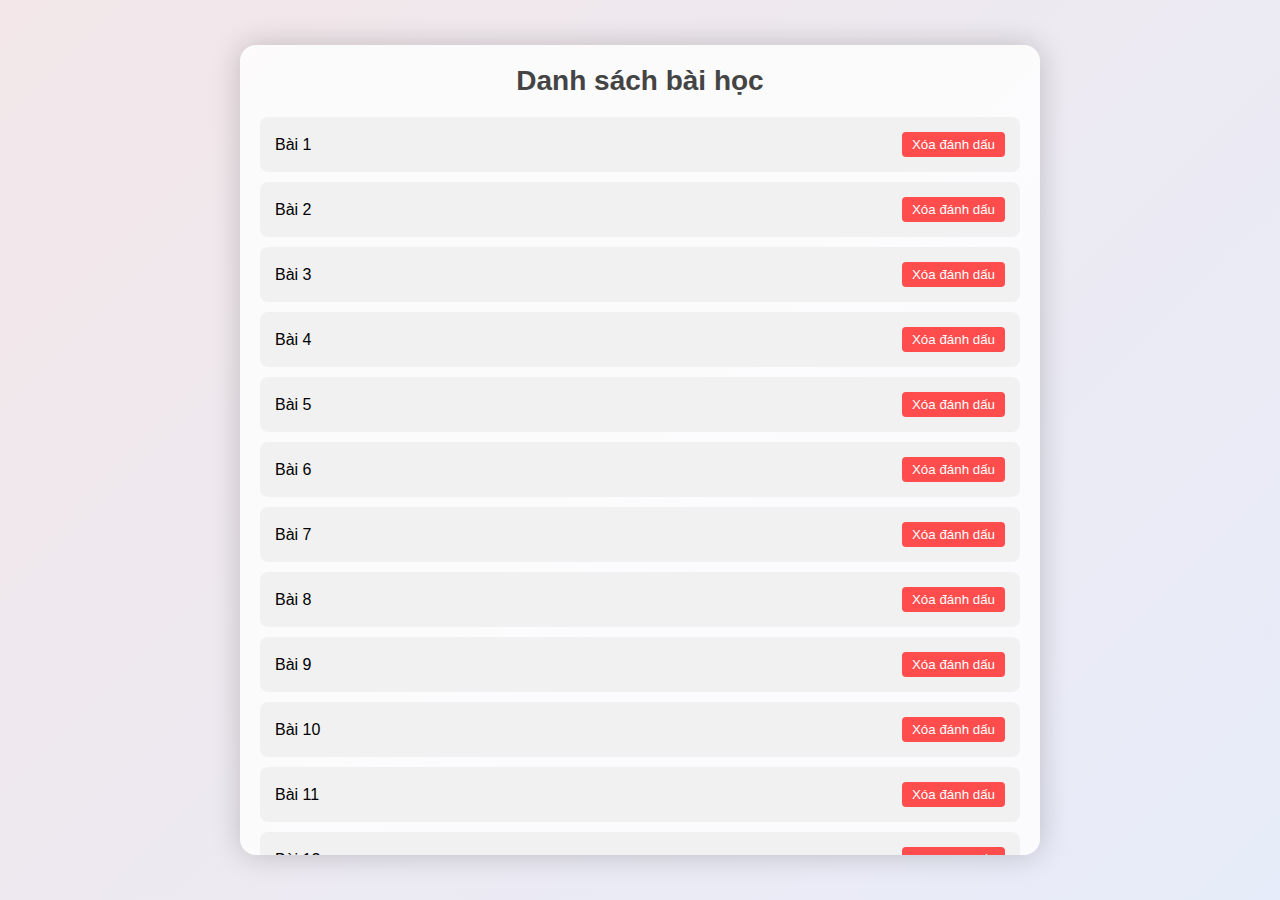
<file: index.html>
<!DOCTYPE html>
<html lang="en">
<head>
    <meta charset="UTF-8">
    <meta name="viewport" content="width=device-width, initial-scale=1.0">
    <title>Đánh dấu số bài đã học</title>
    <style>
        * {
            box-sizing: border-box;
            margin: 0;
            padding: 0;
        }

        body {
            font-family: 'Segoe UI', Tahoma, Geneva, Verdana, sans-serif;
            display: flex;
            justify-content: center;
            align-items: center;
            height: 100vh;
            margin: 0;
            background: linear-gradient(135deg, #f3e7e9, #e3eeff, #e2f4ff, #eaf6ff);
            background-size: 400% 400%;
            animation: gradient 15s ease infinite;
        }

        @keyframes gradient {
            0% { background-position: 0% 50%; }
            50% { background-position: 100% 50%; }
            100% { background-position: 0% 50%; }
        }

        .container {
            background-color: rgba(255, 255, 255, 0.8);
            padding: 20px;
            border-radius: 16px;
            box-shadow: 0 0 30px rgba(0, 0, 0, 0.2);
            width: 90%;
            max-width: 800px;
            height: 90vh;
            overflow-y: auto;
        }

        h1 {
            text-align: center;
            color: #444;
            margin-bottom: 20px;
            font-size: 28px;
        }

        #lesson-list {
            list-style-type: none;
            padding: 0;
            margin: 0;
        }

        .lesson {
            padding: 15px;
            margin: 10px 0;
            background-color: #f1f1f1;
            border-radius: 8px;
            cursor: pointer;
            transition: background-color 0.3s, transform 0.2s, box-shadow 0.3s, margin-top 0.3s;
            display: flex;
            justify-content: space-between;
            align-items: center;
        }

        .lesson:hover {
            background-color: #e0e0e0;
            transform: scale(1.02);
            box-shadow: 0 0 10px rgba(0, 0, 0, 0.1);
        }

        .lesson.completed {
            background-color: #4caf50;
            text-decoration: line-through;
            color: white;
            margin-top: 10px;
        }

        .delete-btn {
            background-color: #ff4d4d;
            border: none;
            color: white;
            padding: 5px 10px;
            border-radius: 4px;
            cursor: pointer;
            transition: background-color 0.3s;
        }

        .delete-btn:hover {
            background-color: #ff3333;
        }

        .timestamp {
            font-size: 14px;
            color: #666;
            margin-top: 10px;
            text-align: center;
        }

        @media (max-width: 600px) {
            .lesson {
                padding: 10px;
                font-size: 14px;
            }

            h1 {
                font-size: 24px;
            }
        }
    </style>
</head>
<body>
    <div class="container">
        <h1>Danh sách bài học</h1>
        <ul id="lesson-list">
            <!-- Sử dụng JavaScript để tạo 119 bài học -->
        </ul>
        <div id="timestamp" class="timestamp"></div>
    </div>
    <script>
        document.addEventListener("DOMContentLoaded", function () {
            const lessonList = document.getElementById("lesson-list");

            // Tạo 119 bài học
            for (let i = 1; i <= 119; i++) {
                const lesson = document.createElement("li");
                lesson.className = "lesson";
                lesson.textContent = "Bài " + i;

                // Tạo nút xóa đánh dấu
                const deleteBtn = document.createElement("button");
                deleteBtn.className = "delete-btn";
                deleteBtn.textContent = "Xóa đánh dấu";
                deleteBtn.addEventListener("click", (e) => {
                    e.stopPropagation();
                    lesson.classList.remove("completed");
                    saveProgress();
                });

                lesson.appendChild(deleteBtn);
                lessonList.appendChild(lesson);
            }

            const lessons = document.querySelectorAll(".lesson");

            lessons.forEach((lesson) => {
                lesson.addEventListener("click", () => {
                    lesson.classList.toggle("completed");
                    saveProgress();
                    showTimestamp();
                });
            });

            loadProgress();
            scrollToCompletedLesson();
        });

        function saveProgress() {
            const lessons = document.querySelectorAll(".lesson");
            const progress = [];

            lessons.forEach((lesson) => {
                progress.push({
                    completed: lesson.classList.contains("completed"),
                    text: lesson.textContent.replace("Xóa đánh dấu", "").trim(),
                });
            });

            localStorage.setItem(
                "lessonProgress",
                JSON.stringify(progress)
            );
        }

        function loadProgress() {
            const progress = JSON.parse(
                localStorage.getItem("lessonProgress")
            );

            if (progress) {
                const lessonList = document.getElementById("lesson-list");
                lessonList.innerHTML = "";

                progress.forEach((item) => {
                    const lesson = document.createElement("li");
                    lesson.className = "lesson";
                    if (item.completed) {
                        lesson.classList.add("completed");
                    }
                    lesson.textContent = item.text;

                    const deleteBtn = document.createElement("button");
                    deleteBtn.className = "delete-btn";
                    deleteBtn.textContent = "Xóa đánh dấu";
                    deleteBtn.addEventListener("click", (e) => {
                        e.stopPropagation();
                        lesson.classList.remove("completed");
                        saveProgress();
                    });

                    lesson.appendChild(deleteBtn);
                    lesson.addEventListener("click", () => {
                        lesson.classList.toggle("completed");
                        saveProgress();
                        showTimestamp();
                    });

                    lessonList.appendChild(lesson);
                });
            }
        }

        function showTimestamp() {
            const timestampDiv = document.getElementById("timestamp");
            const now = new Date();
            const options = { timeZone: "Asia/Ho_Chi_Minh", hour12: false };
            const timeString = now.toLocaleString("vi-VN", options);
            timestampDiv.textContent = `Thời gian hiện tại: ${timeString}`;
        }

        function scrollToCompletedLesson() {
            const completedLesson = document.querySelector('.lesson.completed');
            if (completedLesson) {
                completedLesson.scrollIntoView({ behavior: 'smooth' });
            }
        }
    </script>
</body>
</html>
</file>
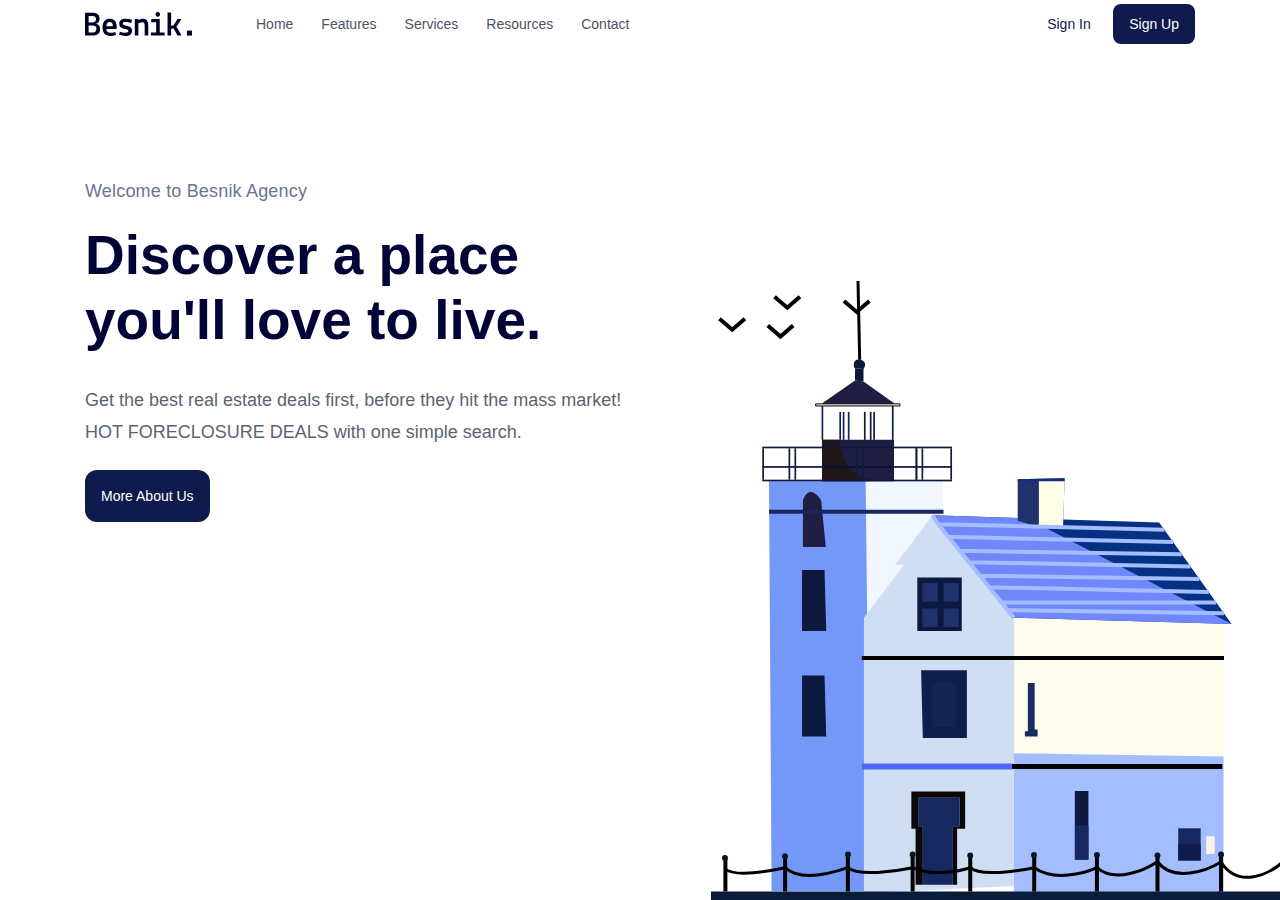
<file: Duan-1/index.html>
<!DOCTYPE html>
<html lang="en">
    <head>
        <meta charset="UTF-8" />
        <meta name="viewport" content="width=device-width, initial-scale=1.0" />
        <title>Mtuong</title>
        <link rel="stylesheet" href="./assets/css/reset.css" />
        <link rel="preconnect" href="https://fonts.googleapis.com" />
        <link rel="preconnect" href="https://fonts.gstatic.com" crossorigin />
        <link
            href="https://fonts.googleapis.com/css2?family=Poppins:ital,wght@0,100;0,200;0,300;0,400;0,500;0,600;0,700;0,800;0,900;1,100;1,200;1,300;1,400;1,500;1,600;1,700;1,800;1,900&display=swap"
            rel="stylesheet"
        />
        <link rel="stylesheet" href="./assets/fonts/stylesheet.css" />
        <link rel="stylesheet" href="./assets/css/styles.css" />
    </head>
    <body>
        <main>
            <header class="header">
                <div class="content">
                    <nav class="navbar">
                        <!-- logo -->
                        <img src="./assets/img/Logo.svg" alt="Logo" />
                        <!-- nav -->
                        <ul>
                            <li><a href="">Home</a></li>
                            <li><a href="">Features</a></li>
                            <li><a href="">Services</a></li>
                            <li><a href="">Resources</a></li>
                            <li><a href="">Contact</a></li>
                        </ul>
                        <!-- acctions -->
                        <div class="acctions">
                            <a href="" class="acctions-link">Sign In</a>
                            <a href="" class="btn btn-acctions">Sign Up</a>
                        </div>
                    </nav>
                    <div class="hero">
                        <div class="info">
                            <p class="subtitle">Welcome to Besnik Agency</p>
                            <h1 class="title">
                                Discover a place you'll love to live.
                            </h1>
                            <p class="desc">
                                Get the best real estate deals first, before
                                they hit the mass market! HOT FORECLOSURE DEALS
                                with one simple search.
                            </p>
                            <a href="" class="btn hero-cta">More About Us</a>
                        </div>
                        <img src="./assets/img/hero-img.svg" alt="Discover a place you'll love to live." class="hero-img" >
                    </div>
                </div>
            </header>
        </main>
    </body>
</html>
</file>
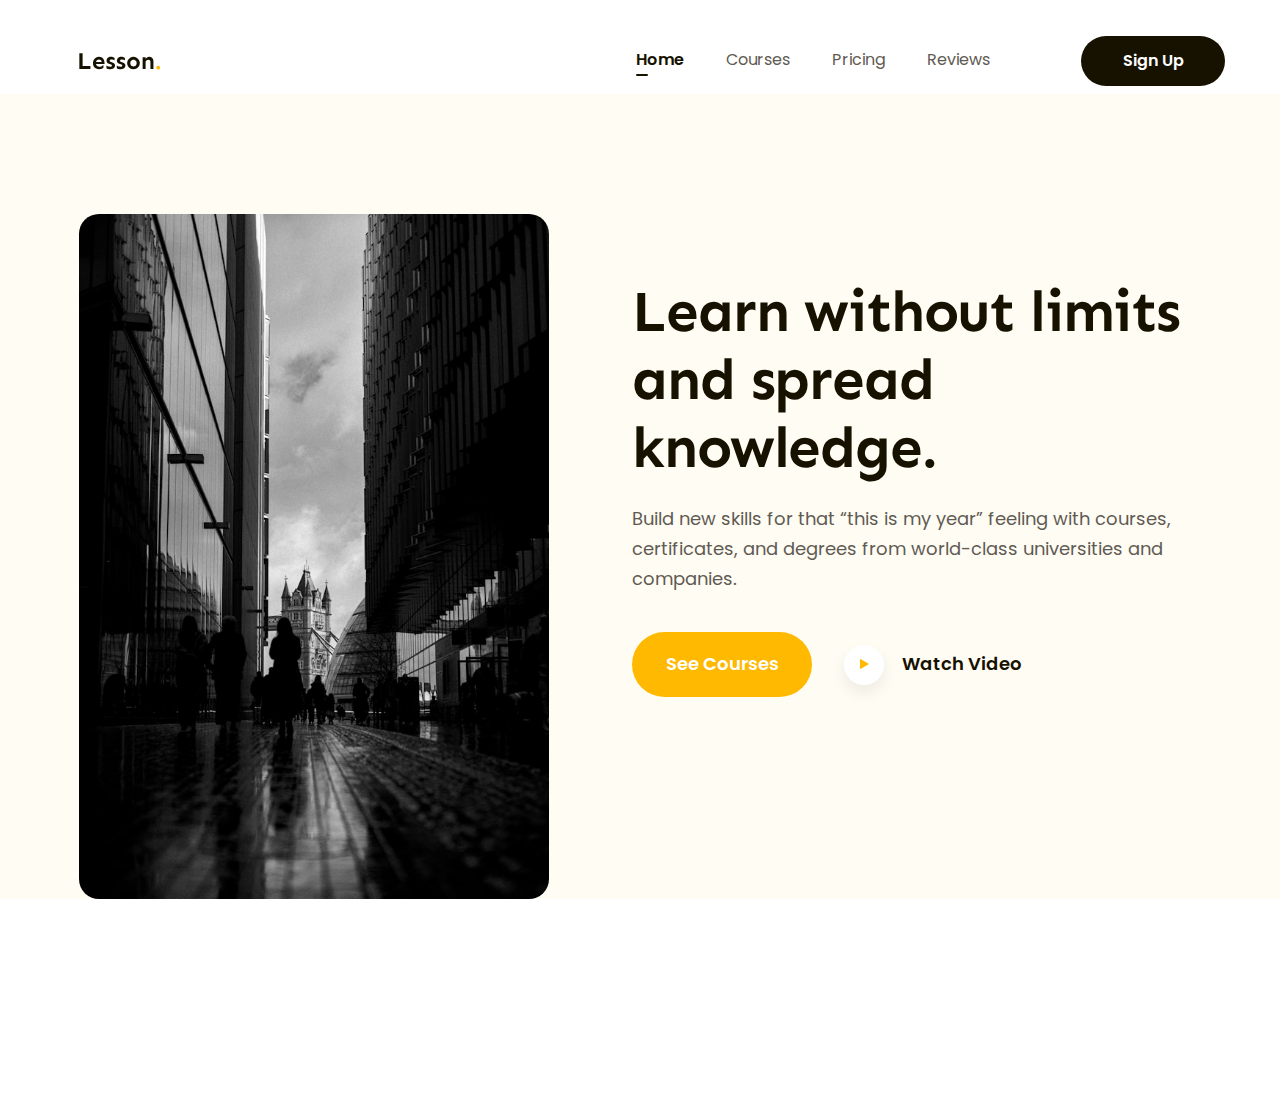
<file: Duan-2/index.html>
<!DOCTYPE html>
<html lang="en">
    <head>
        <meta charset="UTF-8" />
        <meta name="viewport" content="width=device-width, initial-scale=1.0" />
        <title>Du An 2 By Mtuong</title>
        <link rel="stylesheet" href="./assets/css/reset.css" />
        <link rel="preconnect" href="https://fonts.googleapis.com" />
        <link rel="preconnect" href="https://fonts.gstatic.com" crossorigin />
        <link
            href="https://fonts.googleapis.com/css2?family=Poppins:ital,wght@0,100;0,200;0,300;0,400;0,500;0,600;0,700;0,800;0,900;1,100;1,200;1,300;1,400;1,500;1,600;1,700;1,800;1,900&display=swap"
            rel="stylesheet"
        />
        <link
            href="https://fonts.googleapis.com/css2?family=Sen:wght@400..800&display=swap"
            rel="stylesheet"
        />
        <link rel="stylesheet" href="./assets/css/styles.css" />
    </head>
    <body>
        <header>
            <div class="header move">
                <div class="content">
                    <div class="navbar">
                        <!-- logo -->

                        <img src="./assets/img/Logo.svg" alt="Lesson" />

                        <!-- nav -->
                        <div class="nav">
                            <ul>
                                <a href="#!">
                                    <li class="active">Home</li>
                                </a>
                                <a href="#!">
                                    <li>Courses</li>
                                </a>
                                <a href="#!">
                                    <li>Pricing</li>
                                </a>
                                <a href="#!">
                                    <li>Reviews</li>
                                </a>
                            </ul>
                        </div>
                        <!-- acction -->
                        <div class="actions">
                            <a href="" class="btn btn-sign-up">Sign Up</a>
                        </div>
                    </div>
                </div>
            </div>
        </header>
        <main style="height: 1000px">
            <div class="hero">
                <div class="content">
                    <div class="body">
                        <div class="img-block">
                            <img
                                src="./assets/img/hero.jpg"
                                alt="Lesson"
                                class="images"
                            />
                        </div>
                        <div class="text">
                            <h2 class="sub-title">
                                Learn without limits and spread knowledge.
                            </h2>
                            <p class="desc">
                                Build new skills for that “this is my year”
                                feeling with courses, certificates, and degrees
                                from world-class universities and companies.
                            </p>
                            <a href="" class="btn btn-hero">
                                <span>See Courses</span>
                            </a>
                           <div class="watch-video">
                            <a href="">
                                <div class="icon">
                                    <img
                                        src="./assets/img/video.svg"
                                        alt="Watch Video"
                                    />
                                </div>
                                <strong class="video">Watch Video</strong>
                            </a>
                           </div>
                        </div>
                    </div>
                </div>
            </div>
        </main>
    </body>
</html>
</file>
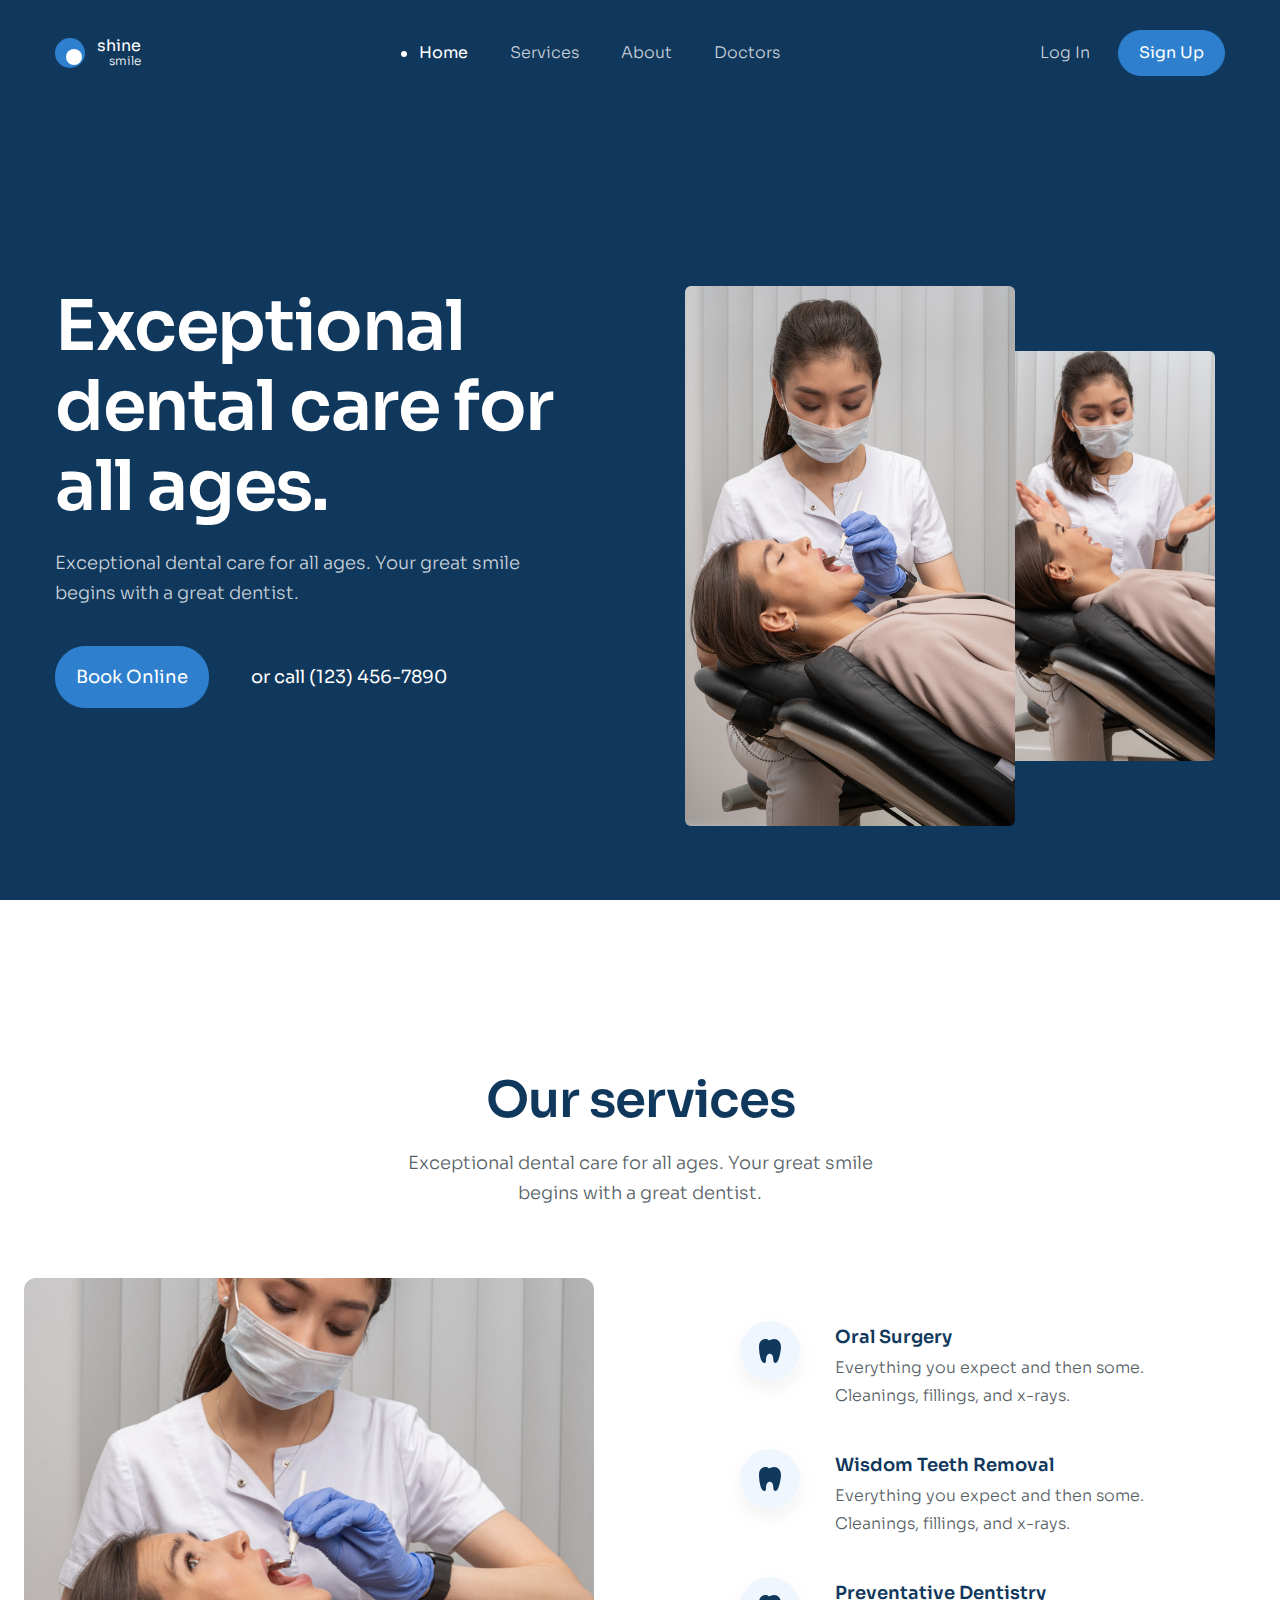
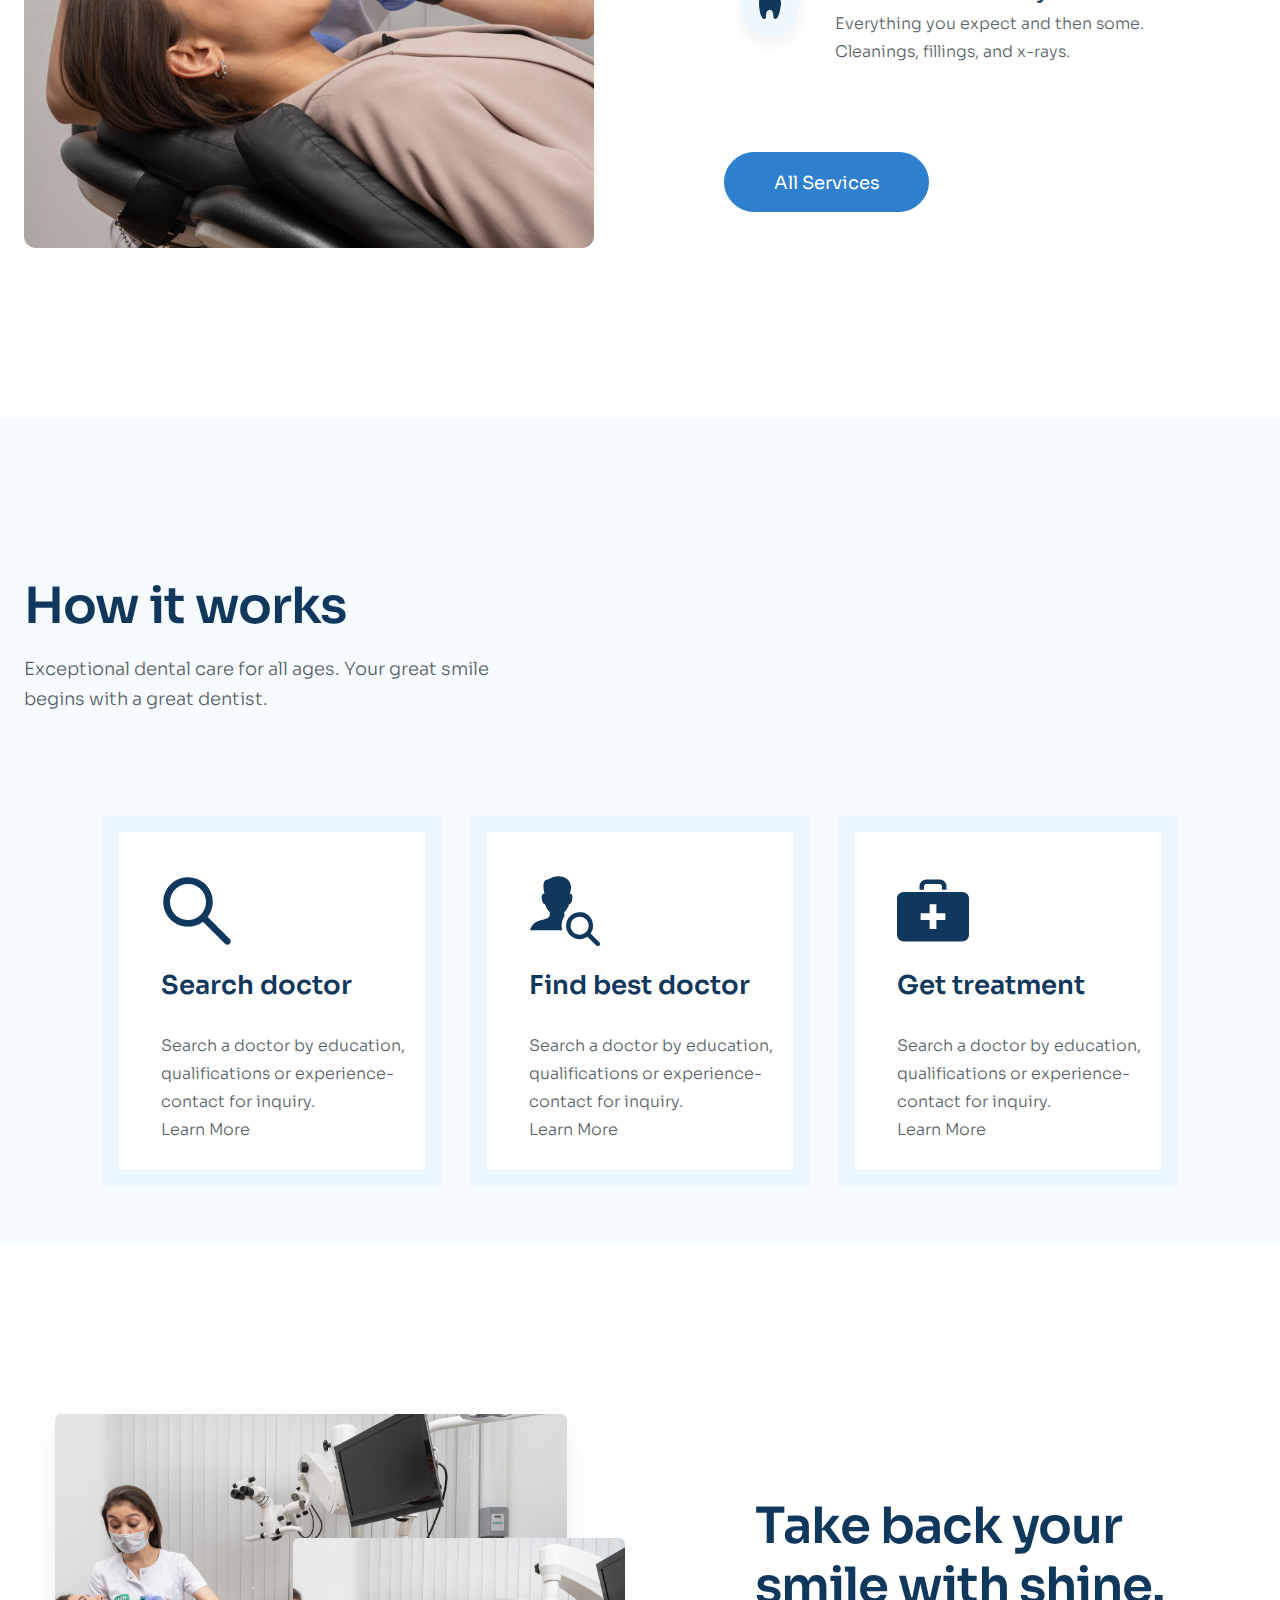
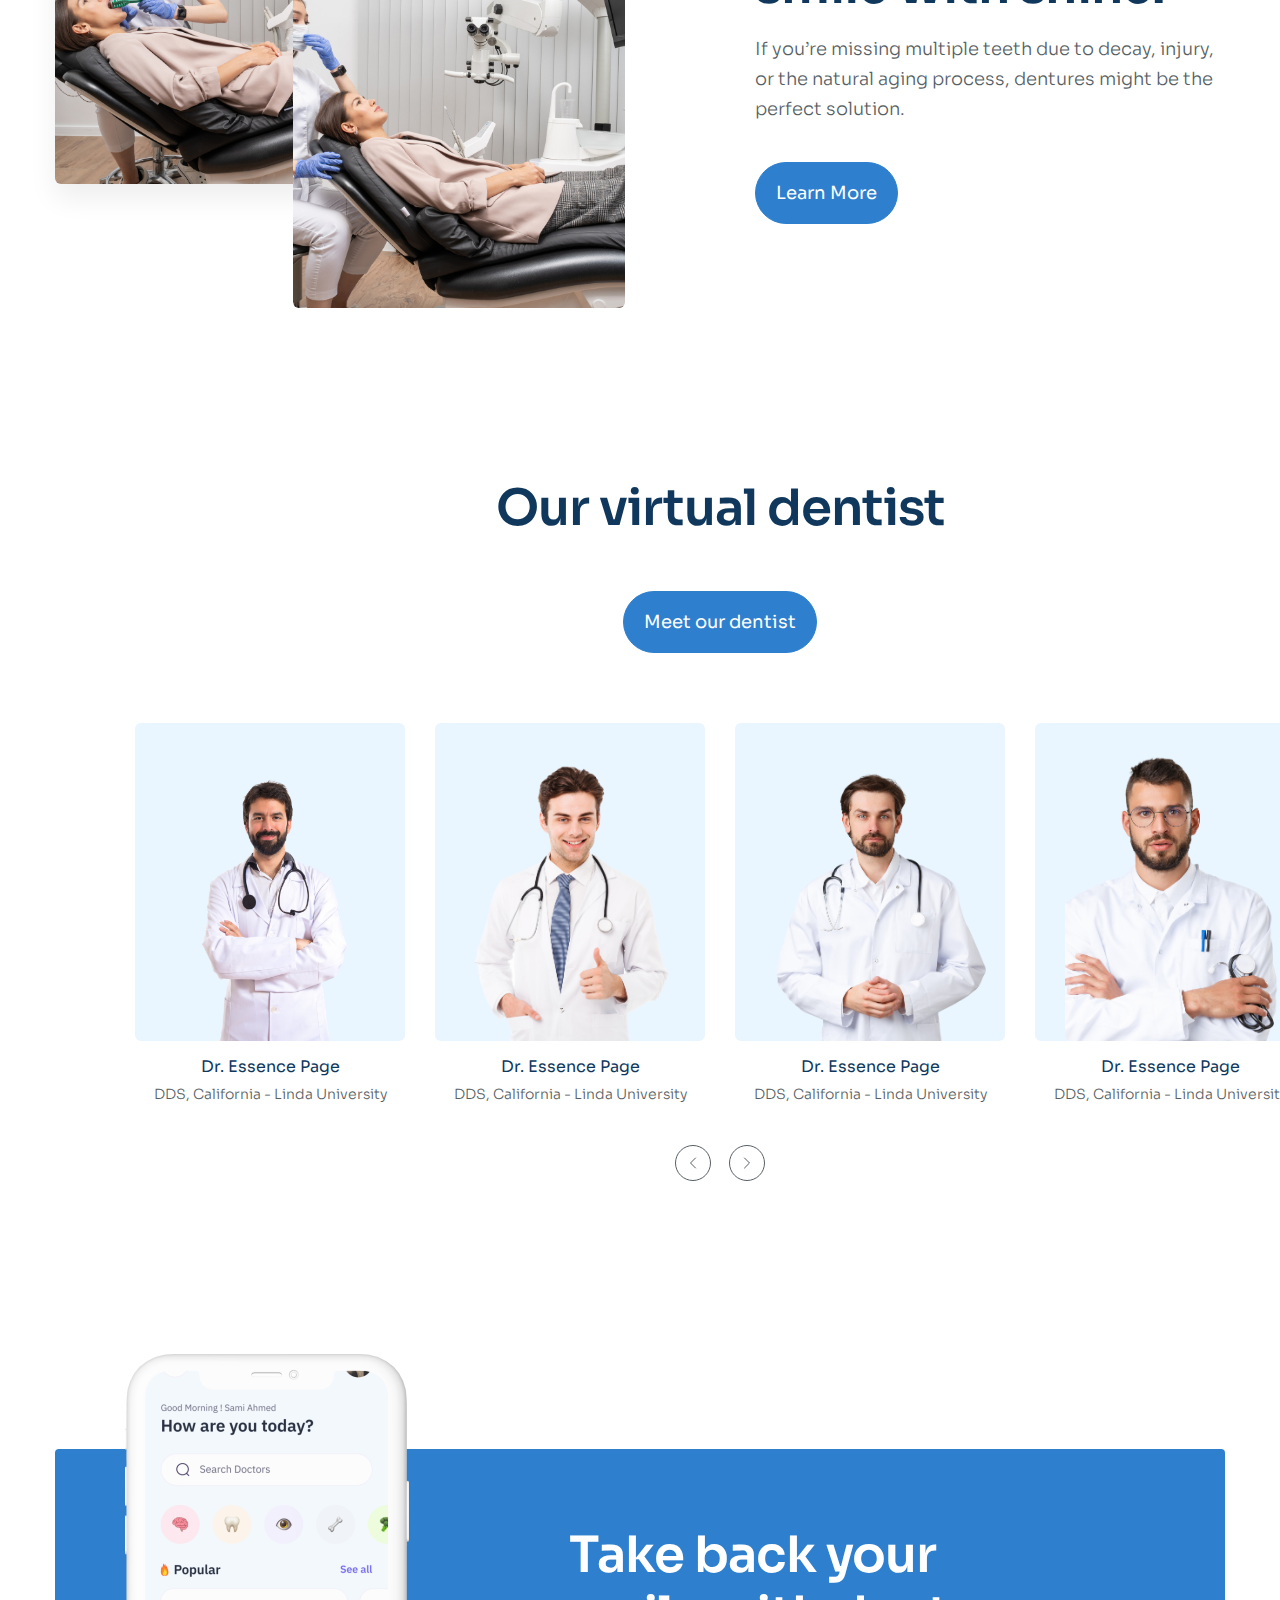
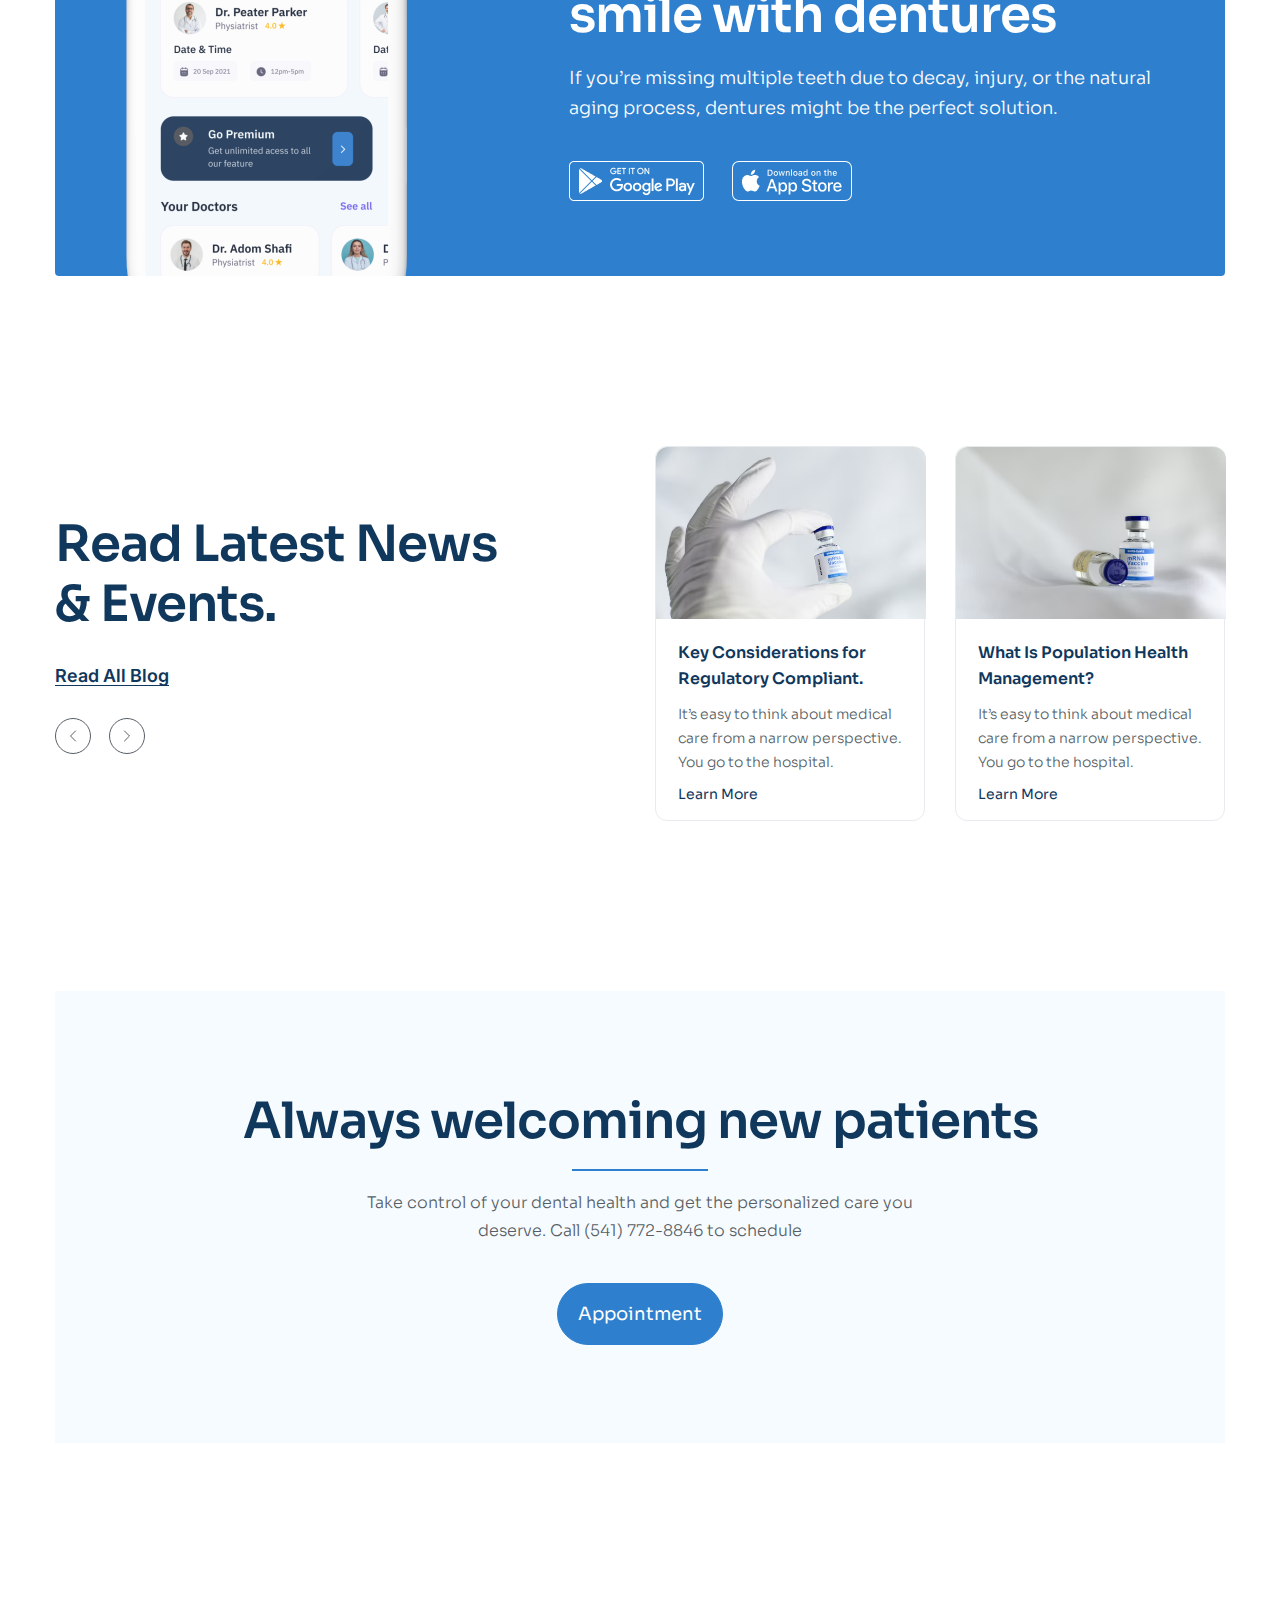
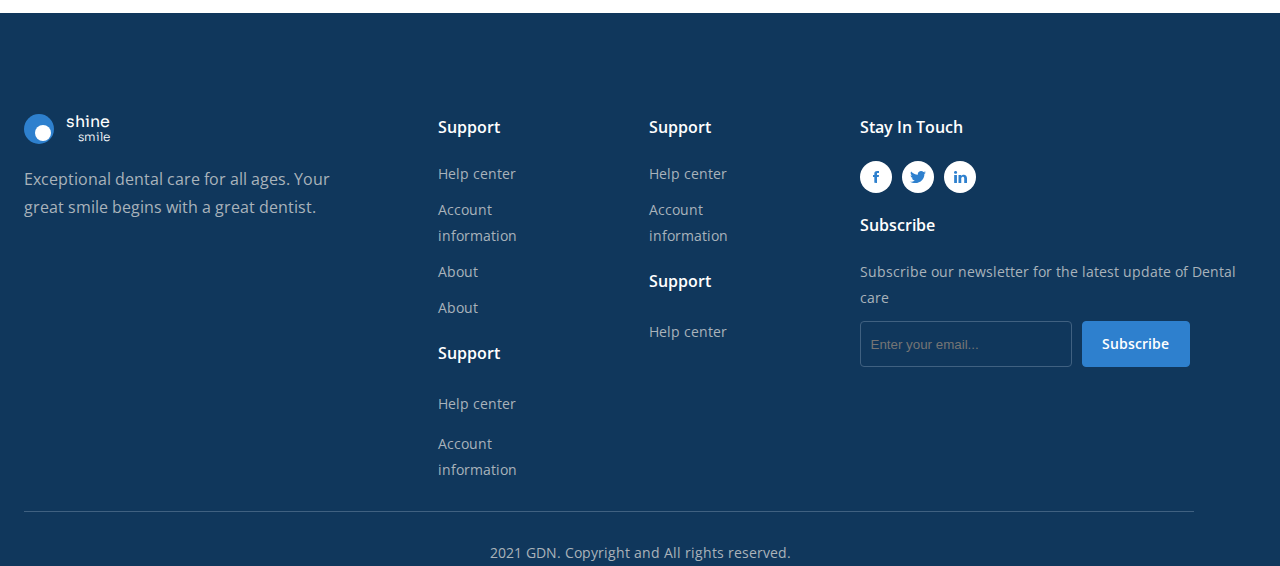
<file: Duan-3/index.html>
<!DOCTYPE html>
<html lang="en">
  <head>
    <meta charset="UTF-8" />
    <meta name="viewport" content="width=device-width, initial-scale=1.0" />
    <title>Dự Án 3</title>
    <link rel="preconnect" href="https://fonts.googleapis.com" />
    <link rel="preconnect" href="https://fonts.gstatic.com" crossorigin />
    <link
      href="https://fonts.googleapis.com/css2?family=Sora:wght@100..800&display=swap"
      rel="stylesheet"
    />
    <link
      href="https://fonts.googleapis.com/css2?family=Inter:ital,opsz,wght@0,14..32,100..900;1,14..32,100..900&family=Sora:wght@100..800&display=swap"
      rel="stylesheet"
    />
    <link
      href="https://fonts.googleapis.com/css2?family=Inter:ital,opsz,wght@0,14..32,100..900;1,14..32,100..900&family=Open+Sans:ital,wght@0,300..800;1,300..800&family=Sora:wght@100..800&display=swap"
      rel="stylesheet"
    />

    <link rel="stylesheet" href="../Duan-3/assets/css/reset.css" />
    <link rel="stylesheet" href="../Duan-3/assets/css/styles.css" />
  </head>
  <body>
    <header class="header">
      <div class="container">
        <div class="header_top">
          <a href="#!"
            ><div class="logo">
              <img
                src="./assets/images/logo.svg"
                alt="logo"
                class="logo_circel"
              />
              <span class="text_logo"
                ><span class="logo_brand">shine</span
                ><span class="logo_brand logo_brand-small">smile</span></span
              >
            </div></a
          >
          <div class="navbar">
            <ul class="navbar_list">
              <li class="navbar_item">
                <a href="#!" class="navbar_link navbar_active">
                  <svg
                    width="6"
                    height="6"
                    viewBox="0 0 6 6"
                    fill="none"
                    xmlns="http://www.w3.org/2000/svg"
                    class="dot_icon"
                    style="margin-right: 8px"
                  >
                    <circle cx="3" cy="3" r="3" fill="white" />
                  </svg>
                  Home</a
                >
              </li>
              <li class="navbar_item">
                <a href="#!" class="navbar_link">Services</a>
              </li>
              <li class="navbar_item">
                <a href="#!" class="navbar_link">About</a>
              </li>
              <li class="navbar_item">
                <a href="#!" class="navbar_link">Doctors</a>
              </li>
            </ul>
          </div>
          <div class="header_action">
            <a href="!#" class="header_action_login">Log In</a>
            <a href="!#" class="header_action_signup button">Sign Up</a>
          </div>
        </div>
        <div class="hero">
          <div class="text_hero">
            <p class="text_title">Exceptional dental care for all ages.</p>
            <p class="text_desc">
              Exceptional dental care for all ages. Your great smile begins with
              a great dentist.
            </p>
            <div class="contact_action">
              <a href="#!" class="button text_button">Book Online</a>
              <span class="hotline_contact">or call (123) 456-7890</span>
            </div>
          </div>
          <div class="img_hero">
            <img
              src="./assets/images/hero_big.png"
              alt="img_big"
              class="img_big"
            />
            <img
              src="./assets/images/hero_small.png"
              alt="img_small"
              class="img_small"
            />
          </div>
        </div>
      </div>
    </header>
    <main class="main">
      <section class="services">
        <div class="container">
          <div class="services_header">
            <p class="services_title">Our services</p>
            <p class="services_desc">
              Exceptional dental care for all ages. Your great smile begins with
              a great dentist.
            </p>
          </div>
          <div class="services_body">
            <img
              src="./assets/images/services_body.png"
              alt="img_big"
              class="img_big"
            />
            <div class="services_body_card">
              <ul class="card_list">
                <li class="card_item">
                  <svg
                    xmlns="http://www.w3.org/2000/svg"
                    width="92"
                    height="92"
                    viewBox="0 0 92 92"
                    fill="none"
                  >
                    <g filter="url(#filter0_d_2_192)">
                      <rect
                        x="16"
                        y="8"
                        width="60"
                        height="60"
                        rx="30"
                        fill="#EFF6FD"
                      />
                    </g>
                    <path
                      d="M55.3598 28.6396C52.9506 25.4439 49.2772 25.4319 46.2481 27.1068C46.001 27.2466 45.7219 27.3141 45.4406 27.3022C45.1592 27.2903 44.8863 27.1995 44.6511 27.0393C43.4955 26.2457 42.2904 25.6835 40.139 26.2075C35.6234 27.3071 35 30.9038 35 34.9982C35.0797 38.1602 35.5009 41.3032 36.2555 44.3683C37.1184 48.0168 38.9038 50 40.4335 50C41.9633 50 42.0096 48.2204 42.0096 46.8016C42.0096 45.2009 42.395 40.8009 45.8642 40.8009C48.5317 40.8009 49.3333 44.4013 49.3333 46.8016C49.3329 49.095 50.1722 50 51.6628 50C54.5267 50 55.9796 41.3938 56.3719 39.1237C56.7642 36.8535 57.9882 32.1257 55.3598 28.6396Z"
                      fill="#10375C"
                    />
                    <defs>
                      <filter
                        id="filter0_d_2_192"
                        x="0"
                        y="0"
                        width="92"
                        height="92"
                        filterUnits="userSpaceOnUse"
                        color-interpolation-filters="sRGB"
                      >
                        <feFlood
                          flood-opacity="0"
                          result="BackgroundImageFix"
                        />
                        <feColorMatrix
                          in="SourceAlpha"
                          type="matrix"
                          values="0 0 0 0 0 0 0 0 0 0 0 0 0 0 0 0 0 0 127 0"
                          result="hardAlpha"
                        />
                        <feOffset dy="8" />
                        <feGaussianBlur stdDeviation="8" />
                        <feComposite in2="hardAlpha" operator="out" />
                        <feColorMatrix
                          type="matrix"
                          values="0 0 0 0 0 0 0 0 0 0 0 0 0 0 0 0 0 0 0.05 0"
                        />
                        <feBlend
                          mode="normal"
                          in2="BackgroundImageFix"
                          result="effect1_dropShadow_2_192"
                        />
                        <feBlend
                          mode="normal"
                          in="SourceGraphic"
                          in2="effect1_dropShadow_2_192"
                          result="shape"
                        />
                      </filter>
                    </defs>
                  </svg>
                  <div class="text_card">
                    <span class="title_card">Oral Surgery</span
                    ><span class="desc_card"
                      >Everything you expect and then some. Cleanings, fillings,
                      and x-rays.</span
                    >
                  </div>
                </li>
                <li class="card_item">
                  <svg
                    xmlns="http://www.w3.org/2000/svg"
                    width="92"
                    height="92"
                    viewBox="0 0 92 92"
                    fill="none"
                  >
                    <g filter="url(#filter0_d_2_192)">
                      <rect
                        x="16"
                        y="8"
                        width="60"
                        height="60"
                        rx="30"
                        fill="#EFF6FD"
                      />
                    </g>
                    <path
                      d="M55.3598 28.6396C52.9506 25.4439 49.2772 25.4319 46.2481 27.1068C46.001 27.2466 45.7219 27.3141 45.4406 27.3022C45.1592 27.2903 44.8863 27.1995 44.6511 27.0393C43.4955 26.2457 42.2904 25.6835 40.139 26.2075C35.6234 27.3071 35 30.9038 35 34.9982C35.0797 38.1602 35.5009 41.3032 36.2555 44.3683C37.1184 48.0168 38.9038 50 40.4335 50C41.9633 50 42.0096 48.2204 42.0096 46.8016C42.0096 45.2009 42.395 40.8009 45.8642 40.8009C48.5317 40.8009 49.3333 44.4013 49.3333 46.8016C49.3329 49.095 50.1722 50 51.6628 50C54.5267 50 55.9796 41.3938 56.3719 39.1237C56.7642 36.8535 57.9882 32.1257 55.3598 28.6396Z"
                      fill="#10375C"
                    />
                    <defs>
                      <filter
                        id="filter0_d_2_192"
                        x="0"
                        y="0"
                        width="92"
                        height="92"
                        filterUnits="userSpaceOnUse"
                        color-interpolation-filters="sRGB"
                      >
                        <feFlood
                          flood-opacity="0"
                          result="BackgroundImageFix"
                        />
                        <feColorMatrix
                          in="SourceAlpha"
                          type="matrix"
                          values="0 0 0 0 0 0 0 0 0 0 0 0 0 0 0 0 0 0 127 0"
                          result="hardAlpha"
                        />
                        <feOffset dy="8" />
                        <feGaussianBlur stdDeviation="8" />
                        <feComposite in2="hardAlpha" operator="out" />
                        <feColorMatrix
                          type="matrix"
                          values="0 0 0 0 0 0 0 0 0 0 0 0 0 0 0 0 0 0 0.05 0"
                        />
                        <feBlend
                          mode="normal"
                          in2="BackgroundImageFix"
                          result="effect1_dropShadow_2_192"
                        />
                        <feBlend
                          mode="normal"
                          in="SourceGraphic"
                          in2="effect1_dropShadow_2_192"
                          result="shape"
                        />
                      </filter>
                    </defs>
                  </svg>
                  <div class="text_card">
                    <span class="title_card">Wisdom Teeth Removal</span
                    ><span class="desc_card"
                      >Everything you expect and then some. Cleanings, fillings,
                      and x-rays.</span
                    >
                  </div>
                </li>
                <li class="card_item">
                  <svg
                    xmlns="http://www.w3.org/2000/svg"
                    width="92"
                    height="92"
                    viewBox="0 0 92 92"
                    fill="none"
                  >
                    <g filter="url(#filter0_d_2_192)">
                      <rect
                        x="16"
                        y="8"
                        width="60"
                        height="60"
                        rx="30"
                        fill="#EFF6FD"
                      />
                    </g>
                    <path
                      d="M55.3598 28.6396C52.9506 25.4439 49.2772 25.4319 46.2481 27.1068C46.001 27.2466 45.7219 27.3141 45.4406 27.3022C45.1592 27.2903 44.8863 27.1995 44.6511 27.0393C43.4955 26.2457 42.2904 25.6835 40.139 26.2075C35.6234 27.3071 35 30.9038 35 34.9982C35.0797 38.1602 35.5009 41.3032 36.2555 44.3683C37.1184 48.0168 38.9038 50 40.4335 50C41.9633 50 42.0096 48.2204 42.0096 46.8016C42.0096 45.2009 42.395 40.8009 45.8642 40.8009C48.5317 40.8009 49.3333 44.4013 49.3333 46.8016C49.3329 49.095 50.1722 50 51.6628 50C54.5267 50 55.9796 41.3938 56.3719 39.1237C56.7642 36.8535 57.9882 32.1257 55.3598 28.6396Z"
                      fill="#10375C"
                    />
                    <defs>
                      <filter
                        id="filter0_d_2_192"
                        x="0"
                        y="0"
                        width="92"
                        height="92"
                        filterUnits="userSpaceOnUse"
                        color-interpolation-filters="sRGB"
                      >
                        <feFlood
                          flood-opacity="0"
                          result="BackgroundImageFix"
                        />
                        <feColorMatrix
                          in="SourceAlpha"
                          type="matrix"
                          values="0 0 0 0 0 0 0 0 0 0 0 0 0 0 0 0 0 0 127 0"
                          result="hardAlpha"
                        />
                        <feOffset dy="8" />
                        <feGaussianBlur stdDeviation="8" />
                        <feComposite in2="hardAlpha" operator="out" />
                        <feColorMatrix
                          type="matrix"
                          values="0 0 0 0 0 0 0 0 0 0 0 0 0 0 0 0 0 0 0.05 0"
                        />
                        <feBlend
                          mode="normal"
                          in2="BackgroundImageFix"
                          result="effect1_dropShadow_2_192"
                        />
                        <feBlend
                          mode="normal"
                          in="SourceGraphic"
                          in2="effect1_dropShadow_2_192"
                          result="shape"
                        />
                      </filter>
                    </defs>
                  </svg>
                  <div class="text_card">
                    <span class="title_card">Preventative Dentistry</span
                    ><span class="desc_card"
                      >Everything you expect and then some. Cleanings, fillings,
                      and x-rays.</span
                    >
                  </div>
                </li>
              </ul>
              <div class="services_button">
                <a href="#!" class="button button_text">All Services</a>
              </div>
            </div>
          </div>
        </div>
      </section>
      <section class="works">
        <div class="container">
          <div class="works_text">
            <p class="works_title">How it works</p>
            <p class="works_desc">
              Exceptional dental care for all ages. Your great smile begins with
              a great dentist.
            </p>
          </div>
          <div class="works_card">
            <ul class="card_list">
              <li class="card_item">
                <svg
                  xmlns="http://www.w3.org/2000/svg"
                  width="72"
                  height="72"
                  viewBox="0 0 72 72"
                  fill="none"
                >
                  <path
                    d="M68.7624 63.9901L46.7326 41.9446L46.691 41.9862C50.4943 36.99 52.2574 30.7356 51.6236 24.4886C50.9897 18.2416 48.0063 12.4687 43.277 8.3383C38.5477 4.20788 32.4259 2.02842 26.1504 2.24102C19.875 2.45362 13.9147 5.0424 9.47576 9.48342C5.03686 13.9244 2.45094 19.886 2.24135 26.1615C2.03176 32.4371 4.21415 38.5579 8.34684 43.2852C12.4795 48.0125 18.2538 50.9932 24.5011 51.624C30.7484 52.2549 37.002 50.4887 41.9964 46.6831L41.9615 46.7179L63.9879 68.7601C64.6207 69.3932 65.4791 69.749 66.3743 69.7492C67.2695 69.7494 68.1281 69.394 68.7612 68.7612C69.3944 68.1283 69.7502 67.2699 69.7504 66.3747C69.7506 65.4795 69.3952 64.6209 68.7624 63.9878V63.9901ZM27.0001 45.0001C23.44 45.0001 19.9599 43.9444 16.9998 41.9665C14.0398 39.9886 11.7327 37.1774 10.3703 33.8884C9.0079 30.5993 8.65144 26.9801 9.34597 23.4884C10.0405 19.9968 11.7548 16.7895 14.2722 14.2721C16.7895 11.7548 19.9968 10.0405 23.4885 9.34593C26.9801 8.65139 30.5993 9.00785 33.8884 10.3702C37.1775 11.7326 39.9887 14.0397 41.9666 16.9998C43.9444 19.9599 45.0001 23.44 45.0001 27.0001C44.9995 31.7738 43.1029 36.3518 39.7274 39.7273C36.3518 43.1028 31.7738 44.9995 27.0001 45.0001Z"
                    fill="#10375C"
                  />
                </svg>
                <p class="title_card">Search doctor</p>
                <p class="desc_card">
                  Search a doctor by education, qualifications or
                  experience-contact for inquiry.
                </p>
                <a href="#!" class="learn_more">Learn More</a>
              </li>
              <li class="card_item">
                <svg
                  xmlns="http://www.w3.org/2000/svg"
                  width="72"
                  height="72"
                  viewBox="0 0 72 72"
                  fill="none"
                >
                  <path
                    d="M50.625 64.125C53.4068 64.1266 56.12 63.2615 58.3875 61.65L66.9375 70.2C67.1309 70.4579 67.3775 70.6712 67.6605 70.8255C67.9436 70.9798 68.2564 71.0715 68.578 71.0944C68.8995 71.1172 69.2223 71.0707 69.5243 70.958C69.8263 70.8453 70.1005 70.669 70.3285 70.441C70.5564 70.2131 70.7327 69.9388 70.8455 69.6368C70.9582 69.3348 71.0047 69.0121 70.9818 68.6905C70.959 68.369 70.8673 68.0561 70.713 67.7731C70.5587 67.49 70.3454 67.2435 70.0875 67.05L61.5375 58.5C63.3058 56.0378 64.1939 53.052 64.0589 50.0236C63.9238 46.9952 62.7734 44.1004 60.7929 41.8053C58.8124 39.5103 56.1171 37.9486 53.1411 37.3718C50.165 36.795 47.0814 37.2366 44.3869 38.6255C41.6924 40.0144 39.5437 42.2698 38.287 45.0285C37.0303 47.7872 36.7386 50.8885 37.459 53.8331C38.1793 56.7777 39.8698 59.3942 42.2581 61.2611C44.6464 63.1281 47.5936 64.1369 50.625 64.125ZM50.625 41.625C52.405 41.625 54.1451 42.1529 55.6251 43.1418C57.1052 44.1307 58.2587 45.5364 58.9399 47.1809C59.6211 48.8254 59.7993 50.635 59.4521 52.3808C59.1048 54.1267 58.2476 55.7303 56.989 56.989C55.7303 58.2477 54.1266 59.1048 52.3808 59.4521C50.635 59.7994 48.8254 59.6211 47.1809 58.94C45.5363 58.2588 44.1307 57.1052 43.1418 55.6252C42.1528 54.1451 41.625 52.4051 41.625 50.625C41.625 48.2381 42.5732 45.9489 44.261 44.2611C45.9489 42.5732 48.2381 41.625 50.625 41.625Z"
                    fill="#10375C"
                  />
                  <path
                    d="M32.625 50.625C32.6059 47.1092 33.6233 43.6658 35.55 40.725C35.3719 40.1039 35.2959 39.458 35.325 38.8125V37.125C37.6217 35.0066 39.2617 32.2733 40.05 29.25C42.8625 29.25 43.425 23.5125 43.425 22.725C43.425 21.9375 43.5375 18.45 40.725 18.45C46.8 3.93747 30.825 -3.71252 18.9 4.61248C13.95 4.61248 13.6125 11.25 15.4125 18.45C12.6 18.45 12.7125 21.825 12.7125 22.725C12.7125 23.625 13.3875 29.25 16.0875 29.25C16.8817 32.2708 18.5208 35.0026 20.8125 37.125V38.925C20.8125 40.725 20.8125 43.425 11.7 45.225C2.5875 47.025 1.125 55.125 1.125 55.125H33.1875C32.8098 53.6549 32.6208 52.1428 32.625 50.625Z"
                    fill="#10375C"
                  />
                </svg>
                <p class="title_card">Find best doctor</p>
                <p class="desc_card">
                  Search a doctor by education, qualifications or
                  experience-contact for inquiry.
                </p>
                <a href="#!" class="learn_more">Learn More</a>
              </li>
              <li class="card_item">
                <svg
                  xmlns="http://www.w3.org/2000/svg"
                  width="72"
                  height="72"
                  viewBox="0 0 72 72"
                  fill="none"
                >
                  <path
                    d="M65.25 16.875H6.75C4.95979 16.875 3.2429 17.5862 1.97703 18.852C0.711159 20.1179 0 21.8348 0 23.625L0 59.625C0 61.4152 0.711159 63.1321 1.97703 64.398C3.2429 65.6638 4.95979 66.375 6.75 66.375H65.25C67.0402 66.375 68.7571 65.6638 70.023 64.398C71.2888 63.1321 72 61.4152 72 59.625V23.625C72 21.8348 71.2888 20.1179 70.023 18.852C68.7571 17.5862 67.0402 16.875 65.25 16.875ZM48.375 45H39.375V54H32.625V45H23.625V38.25H32.625V29.25H39.375V38.25H48.375V45Z"
                    fill="#10375C"
                  />
                  <path
                    d="M27 14.625V11.25C27 10.6533 27.2371 10.081 27.659 9.65901C28.081 9.23705 28.6533 9 29.25 9H42.75C43.3467 9 43.919 9.23705 44.341 9.65901C44.7629 10.081 45 10.6533 45 11.25V14.625H49.5V11.25C49.4979 9.46043 48.7861 7.74475 47.5207 6.47933C46.2552 5.21391 44.5396 4.50208 42.75 4.5H29.25C27.4604 4.50208 25.7447 5.21391 24.4793 6.47933C23.2139 7.74475 22.5021 9.46043 22.5 11.25V14.625H27Z"
                    fill="#10375C"
                  />
                </svg>
                <p class="title_card">Get treatment</p>
                <p class="desc_card">
                  Search a doctor by education, qualifications or
                  experience-contact for inquiry.
                </p>
                <a href="#!" class="learn_more">Learn More</a>
              </li>
            </ul>
          </div>
        </div>
      </section>
      <section class="tooth">
        <div class="container">
          <div class="img_tooth">
            <img
              src="./assets/images/tooth_bottom.png"
              alt="img_bottom"
              class="img_bottom"
            />
            <img
              src="./assets/images/tooth_top.png"
              alt="img_top"
              class="img_top"
            />
          </div>
          <div class="tooth_text">
            <p class="title_tooth">Take back your smile with shine.</p>
            <p class="desc_tooth">
              If you’re missing multiple teeth due to decay, injury, or the
              natural aging process, dentures might be the perfect solution.
            </p>
            <div class="button_tooth">
              <a href="!#" class="button button_text">Learn More</a>
            </div>
          </div>
        </div>
      </section>
      <section class="virtual">
        <div class="container">
          <div class="header_virtual">
            <p class="title_virtual">Our virtual dentist</p>
            <div class="button_header">
              <a href="#!" class="button button_text">Meet our dentist</a>
            </div>
          </div>
          <div class="team_card">
            <ul class="list_card">
              <li class="item_card">
                <div class="img_human">
                  <img
                    src="./assets/images/human1.png"
                    alt="human"
                    class="human"
                  />
                </div>
                <div class="text_card">
                  <p class="title_card">Dr. Essence Page</p>
                  <p class="desc_card">DDS, California - Linda University</p>
                </div>
              </li>
              <li class="item_card">
                <div class="img_human">
                  <img
                    src="./assets/images/human2.png"
                    alt="human"
                    class="human"
                  />
                </div>
                <div class="text_card">
                  <p class="title_card">Dr. Essence Page</p>
                  <p class="desc_card">DDS, California - Linda University</p>
                </div>
              </li>
              <li class="item_card">
                <div class="img_human">
                  <img
                    src="./assets/images/human3.png"
                    alt="human"
                    class="human"
                  />
                </div>
                <div class="text_card">
                  <p class="title_card">Dr. Essence Page</p>
                  <p class="desc_card">DDS, California - Linda University</p>
                </div>
              </li>
              <li class="item_card">
                <div class="img_human">
                  <img
                    src="./assets/images/human4.png"
                    alt="human"
                    class="human human_4"
                  />
                </div>
                <div class="text_card">
                  <p class="title_card">Dr. Essence Page</p>
                  <p class="desc_card">DDS, California - Linda University</p>
                </div>
              </li>
            </ul>
            <div class="button_left_right">
              <div class="left">
                <svg
                  width="36"
                  height="36"
                  viewBox="0 0 36 36"
                  fill="none"
                  xmlns="http://www.w3.org/2000/svg"
                >
                  <circle
                    cx="18"
                    cy="18"
                    r="17.5"
                    transform="matrix(-1 0 0 1 36 0)"
                    stroke="#575F66"
                  />
                  <path
                    d="M20.5 13L15.5 18L20.5 23"
                    stroke="#575F66"
                    stroke-linecap="round"
                    stroke-linejoin="round"
                  />
                </svg>
              </div>
              <div class="right">
                <svg
                  width="36"
                  height="36"
                  viewBox="0 0 36 36"
                  fill="none"
                  xmlns="http://www.w3.org/2000/svg"
                >
                  <circle
                    cx="18"
                    cy="18"
                    r="17.5"
                    transform="matrix(-1 0 0 1 36 0)"
                    stroke="#575F66"
                  />
                  <path
                    d="M15.5 13L20.5 18L15.5 23"
                    stroke="#575F66"
                    stroke-linecap="round"
                    stroke-linejoin="round"
                  />
                </svg>
              </div>
            </div>
          </div>
        </div>
      </section>
      <section class="phone">
        <div class="container">
          <div class="background_phone">
            <div class="img_phone">
              <img
                src="./assets/images/phone.png"
                alt="phone"
                class="phone_item"
              />
            </div>
            <div class="text_and_install">
              <div class="text_phone">
                <p class="title_phone">Take back your smile with dentures</p>
                <p class="desc_phone">
                  If you’re missing multiple teeth due to decay, injury, or the
                  natural aging process, dentures might be the perfect solution.
                </p>
              </div>
              <div class="install">
                <img
                  src="./assets/images/google_play.png"
                  alt="google_play"
                  class="img_store"
                /><img
                  src="./assets/images/app_store.png"
                  alt="app_store"
                  class="img_store"
                />
              </div>
            </div>
          </div>
        </div>
      </section>
      <section class="news">
        <div class="container">
          <div class="news_left">
            <div class="text_news">
              <p class="title_news">Read Latest News & Events.</p>
              <a href="#!" class="read_more">Read All Blog</a>
            </div>
            <div class="button_left_right">
              <div class="left">
                <svg
                  width="36"
                  height="36"
                  viewBox="0 0 36 36"
                  fill="none"
                  xmlns="http://www.w3.org/2000/svg"
                >
                  <circle
                    cx="18"
                    cy="18"
                    r="17.5"
                    transform="matrix(-1 0 0 1 36 0)"
                    stroke="#575F66"
                  />
                  <path
                    d="M20.5 13L15.5 18L20.5 23"
                    stroke="#575F66"
                    stroke-linecap="round"
                    stroke-linejoin="round"
                  />
                </svg>
              </div>
              <div class="right">
                <svg
                  width="36"
                  height="36"
                  viewBox="0 0 36 36"
                  fill="none"
                  xmlns="http://www.w3.org/2000/svg"
                >
                  <circle
                    cx="18"
                    cy="18"
                    r="17.5"
                    transform="matrix(-1 0 0 1 36 0)"
                    stroke="#575F66"
                  />
                  <path
                    d="M15.5 13L20.5 18L15.5 23"
                    stroke="#575F66"
                    stroke-linecap="round"
                    stroke-linejoin="round"
                  />
                </svg>
              </div>
            </div>
          </div>

          <div class="news_right">
            <ul class="list_card">
              <li class="item_card">
                <img
                  src="./assets/images/card_news_1.png"
                  alt="img_card"
                  class="img_card"
                />
                <div class="text_card">
                  <p class="title_news">
                    Key Considerations for Regulatory Compliant.
                  </p>
                  <p class="p desc_news">
                    It’s easy to think about medical care from a narrow
                    perspective. You go to the hospital.
                  </p>
                  <a href="#!" class="learn_more">Learn More</a>
                </div>
              </li>
              <li class="item_card">
                <img
                  src="./assets/images/card_news_2.png"
                  alt="img_card"
                  class="img_card"
                />
                <div class="text_card">
                  <p class="title_news">
                    What Is Population Health Management?
                  </p>
                  <p class="p desc_news">
                    It’s easy to think about medical care from a narrow
                    perspective. You go to the hospital.
                  </p>
                  <a href="#!" class="learn_more">Learn More</a>
                </div>
              </li>
            </ul>
          </div>
        </div>
      </section>

      <section class="contact">
        <div class="container">
          <div class="contact_body">
            <p class="title_contact">Always welcoming new patients</p>
            <div class="rectangle"></div>
            <p class="desc_contact">
              Take control of your dental health and get the personalized care
              you deserve. Call (541) 772-8846 to schedule
            </p>
            <div class="button_contact">
              <div class="button button_text">Appointment</div>
            </div>
          </div>
        </div>
      </section>
      <footer class="footer">
        <div class="container">
          <div class="body_footer">
            <div class="info_1">
              <a href="!#"
                ><div class="logo">
                  <img
                    src="./assets/images/logo.svg"
                    alt="logo"
                    class="logo_circel"
                  />
                  <span class="text_logo"
                    ><span class="logo_brand">shine</span
                    ><span class="logo_brand logo_brand-small"
                      >smile</span
                    ></span
                  >
                </div></a
              >
              <p class="desc_info">
                Exceptional dental care for all ages. Your great smile begins
                with a great dentist.
              </p>
            </div>
            <div class="info_2">
              <div class="top_info">
                <p class="title_info">Support</p>
                <a href="#!" class="nav_footer">Help center</a
                ><a href="#!" class="nav_footer">Account information</a
                ><a href="#!" class="nav_footer">About</a
                ><a href="#!" class="nav_footer">About</a>
              </div>
              <div class="bottom_info">
                <p class="title_info">Support</p>
                <a href="#!" class="nav_footer">Help center</a
                ><a href="#!" class="nav_footer">Account information</a>
              </div>
            </div>
            <div class="info_3">
              <div class="top_info">
                <p class="title_info">Support</p>
                <a href="#!" class="nav_footer">Help center</a
                ><a href="#!" class="nav_footer">Account information</a>
              </div>
              <div class="bottom_info">
                <p class="title_info">Support</p>
                <a href="#!" class="nav_footer">Help center</a>
              </div>
            </div>
            <div class="info_4">
              <div class="top_info">
                <p class="title_info">Stay In Touch</p>
                <div class="social">
                  <svg
                    width="32"
                    height="32"
                    viewBox="0 0 32 32"
                    fill="none"
                    xmlns="http://www.w3.org/2000/svg"
                  >
                    <circle cx="16" cy="16" r="16" fill="white" />
                    <path
                      d="M16.9898 21.9358V16.0302H18.7647L19 13.9517H16.9898L16.9928 12.9113C16.9928 12.3692 17.0477 12.0789 17.8778 12.0789H18.9876V10H17.2122C15.0798 10 14.3293 11.0082 14.3293 12.7041V13.9519H13V16.0306H14.3293V21.8521C14.8472 21.9489 15.3826 22 15.9307 22C16.2849 22 16.6386 21.9786 16.9898 21.9358Z"
                      fill="#2E80CE"
                    />
                  </svg>

                  <svg
                    width="32"
                    height="32"
                    viewBox="0 0 32 32"
                    fill="none"
                    xmlns="http://www.w3.org/2000/svg"
                  >
                    <circle cx="16" cy="16" r="16" fill="white" />
                    <path
                      d="M24 11.4206C23.405 11.6615 22.771 11.8212 22.11 11.8988C22.79 11.524 23.309 10.9351 23.553 10.2252C22.919 10.5742 22.219 10.8206 21.473 10.9582C20.871 10.3665 20.013 10 19.077 10C17.261 10 15.799 11.3606 15.799 13.0286C15.799 13.2686 15.821 13.4994 15.875 13.7191C13.148 13.5963 10.735 12.3898 9.114 10.552C8.831 11.0052 8.665 11.524 8.665 12.0825C8.665 13.1311 9.25 14.0606 10.122 14.5988C9.595 14.5895 9.078 14.4483 8.64 14.2258C8.64 14.2351 8.64 14.2471 8.64 14.2591C8.64 15.7305 9.777 16.9526 11.268 17.2342C11.001 17.3015 10.71 17.3338 10.408 17.3338C10.198 17.3338 9.986 17.3228 9.787 17.2822C10.212 18.4812 11.418 19.3628 12.852 19.3914C11.736 20.1972 10.319 20.6828 8.785 20.6828C8.516 20.6828 8.258 20.6717 8 20.6412C9.453 21.5062 11.175 22 13.032 22C19.068 22 22.368 17.3846 22.368 13.384C22.368 13.2502 22.363 13.1209 22.356 12.9926C23.007 12.5662 23.554 12.0335 24 11.4206Z"
                      fill="#2E80CE"
                    />
                  </svg>

                  <svg
                    width="32"
                    height="32"
                    viewBox="0 0 32 32"
                    fill="none"
                    xmlns="http://www.w3.org/2000/svg"
                  >
                    <circle cx="16" cy="16" r="16" fill="white" />
                    <path
                      d="M10 11.3939C10 10.9899 10.1464 10.6566 10.4392 10.3939C10.732 10.1313 11.1126 10 11.5811 10C12.0412 10 12.4134 10.1293 12.6979 10.3879C12.9907 10.6545 13.1371 11.002 13.1371 11.4303C13.1371 11.8182 12.9949 12.1414 12.7104 12.4C12.4176 12.6667 12.0328 12.8 11.556 12.8H11.5434C11.0833 12.8 10.7111 12.6667 10.4266 12.4C10.1422 12.1333 10 11.798 10 11.3939ZM10.1631 22V13.903H12.9488V22H10.1631ZM14.4923 22H17.278V17.4788C17.278 17.196 17.3115 16.9778 17.3784 16.8242C17.4955 16.5495 17.6733 16.3172 17.9117 16.1273C18.1501 15.9374 18.4492 15.8424 18.8089 15.8424C19.7458 15.8424 20.2143 16.4525 20.2143 17.6727V22H23V17.3576C23 16.1616 22.7072 15.2545 22.1216 14.6364C21.536 14.0182 20.7622 13.7091 19.8002 13.7091C18.721 13.7091 17.8803 14.1576 17.278 15.0545V15.0788H17.2654L17.278 15.0545V13.903H14.4923C14.509 14.1616 14.5174 14.9656 14.5174 16.3152C14.5174 17.6646 14.509 19.5596 14.4923 22Z"
                      fill="#2E80CE"
                    />
                  </svg>
                </div>
              </div>
              <div class="bottom_info">
                <p class="title_info">Subscribe</p>
                <p class="desc_info">
                  Subscribe our newsletter for the latest update of Dental care
                </p>
                <div class="from">
                  <input
                    class="footer_input"
                    type="email"
                    name="email"
                    id="email"
                    placeholder="Enter your email..."
                    fdprocessedid="szk8q5"
                  />
                  <div class="button_sub">
                    <div class="button button_text">Subscribe</div>
                  </div>
                </div>
              </div>
            </div>
          </div>
          <div class="rectangle"></div>
          <p class="copyright">2021 GDN. Copyright and All rights reserved.</p>
        </div>
      </footer>
    </main>
    <script>
      const isMobile =
        /Android|webOS|iPhone|iPad|iPod|BlackBerry|IEMobile|Opera Mini/i.test(
          navigator.userAgent
        );

      if (isMobile) {
        document.body.innerHTML = `
      <div style="padding: 30px; text-align: center; font-family: sans-serif;">
        <h2>Truy cập bị chặn</h2>
        <p>Vui lòng truy cập trang web bằng máy tính để bàn (desktop).</p>
      </div>
    `;
      }
    </script>
  </body>
</html>
</file>
<file: Duan-1/assets/fonts/stylesheet.css>
@font-face {
    font-family: 'Poppins';
    src: url('Poppins/Poppins-Light.woff2') format('woff2'),
        url('Poppins/Poppins-Light.woff') format('woff');
    font-weight: 300;
    font-style: normal;
    font-display: swap;
}

@font-face {
    font-family: 'Poppins';
    src: url('Poppins/Poppins-ExtraLightItalic.woff2') format('woff2'),
        url('Poppins/Poppins-ExtraLightItalic.woff') format('woff');
    font-weight: 200;
    font-style: italic;
    font-display: swap;
}

@font-face {
    font-family: 'Poppins';
    src: url('Poppins/Poppins-Italic.woff2') format('woff2'),
        url('Poppins/Poppins-Italic.woff') format('woff');
    font-weight: normal;
    font-style: italic;
    font-display: swap;
}

@font-face {
    font-family: 'Poppins';
    src: url('Poppins/Poppins-LightItalic.woff2') format('woff2'),
        url('Poppins/Poppins-LightItalic.woff') format('woff');
    font-weight: 300;
    font-style: italic;
    font-display: swap;
}

@font-face {
    font-family: 'Poppins';
    src: url('Poppins/Poppins-MediumItalic.woff2') format('woff2'),
        url('Poppins/Poppins-MediumItalic.woff') format('woff');
    font-weight: 500;
    font-style: italic;
    font-display: swap;
}

@font-face {
    font-family: 'Poppins';
    src: url('Poppins/Poppins-Regular.woff2') format('woff2'),
        url('Poppins/Poppins-Regular.woff') format('woff');
    font-weight: normal;
    font-style: normal;
    font-display: swap;
}

@font-face {
    font-family: 'Poppins';
    src: url('Poppins/Poppins-Medium.woff2') format('woff2'),
        url('Poppins/Poppins-Medium.woff') format('woff');
    font-weight: 500;
    font-style: normal;
    font-display: swap;
}

@font-face {
    font-family: 'Poppins';
    src: url('Poppins/Poppins-SemiBoldItalic.woff2') format('woff2'),
        url('Poppins/Poppins-SemiBoldItalic.woff') format('woff');
    font-weight: 600;
    font-style: italic;
    font-display: swap;
}

@font-face {
    font-family: 'Poppins';
    src: url('Poppins/Poppins-SemiBold.woff2') format('woff2'),
        url('Poppins/Poppins-SemiBold.woff') format('woff');
    font-weight: 600;
    font-style: normal;
    font-display: swap;
}

@font-face {
    font-family: 'Poppins';
    src: url('Poppins/Poppins-Thin.woff2') format('woff2'),
        url('Poppins/Poppins-Thin.woff') format('woff');
    font-weight: 100;
    font-style: normal;
    font-display: swap;
}

@font-face {
    font-family: 'Poppins';
    src: url('Poppins/Poppins-BlackItalic.woff2') format('woff2'),
        url('Poppins/Poppins-BlackItalic.woff') format('woff');
    font-weight: 900;
    font-style: italic;
    font-display: swap;
}

@font-face {
    font-family: 'Poppins';
    src: url('Poppins/Poppins-ThinItalic.woff2') format('woff2'),
        url('Poppins/Poppins-ThinItalic.woff') format('woff');
    font-weight: 100;
    font-style: italic;
    font-display: swap;
}

@font-face {
    font-family: 'Poppins';
    src: url('Poppins/Poppins-Black.woff2') format('woff2'),
        url('Poppins/Poppins-Black.woff') format('woff');
    font-weight: 900;
    font-style: normal;
    font-display: swap;
}

@font-face {
    font-family: 'Poppins';
    src: url('Poppins/Poppins-Bold.woff2') format('woff2'),
        url('Poppins/Poppins-Bold.woff') format('woff');
    font-weight: bold;
    font-style: normal;
    font-display: swap;
}

@font-face {
    font-family: 'Poppins';
    src: url('Poppins/Poppins-BoldItalic.woff2') format('woff2'),
        url('Poppins/Poppins-BoldItalic.woff') format('woff');
    font-weight: bold;
    font-style: italic;
    font-display: swap;
}

@font-face {
    font-family: 'Poppins';
    src: url('Poppins/Poppins-ExtraBold.woff2') format('woff2'),
        url('Poppins/Poppins-ExtraBold.woff') format('woff');
    font-weight: bold;
    font-style: normal;
    font-display: swap;
}

@font-face {
    font-family: 'Poppins';
    src: url('Poppins/Poppins-ExtraLight.woff2') format('woff2'),
        url('Poppins/Poppins-ExtraLight.woff') format('woff');
    font-weight: 200;
    font-style: normal;
    font-display: swap;
}

@font-face {
    font-family: 'Poppins';
    src: url('Poppins/Poppins-ExtraBoldItalic.woff2') format('woff2'),
        url('Poppins/Poppins-ExtraBoldItalic.woff') format('woff');
    font-weight: bold;
    font-style: italic;
    font-display: swap;
}
</file>
<file: Duan-1/assets/css/styles.css>
* {
    box-sizing: border-box;
}
a {
    text-decoration: none;
}

.btn {
    min-width: 98px;
    border-radius: 12px;
    padding: 18px 16px;
    background: var(--primmary-color);
    color: #fff;
    text-align: center;
    font-size: 1.4rem;
    font-weight: 500;
}

.btn:hover {
    opacity: 0.9;
}
:root {
    --primmary-color: #0f1b4c;
}
html {
    font-size: 62.5%;
}

body {
    /* overflow-x: hidden; */
    font-size: 1.6rem;
    font-family: "Poppings", sans-serif;
}

.fixed-header {
    
    background: #e6f0ff;
    padding-top: 26px;
    position: sticky;
    top: -26px;
    z-index: 1;
}
.hero-wrap {
    display: flex;
    flex-direction: column;
    background: #e6f0ff;
    height: 100vh;
    position: relative;
}

.line-clamp {
    display: -webkit-box;
    -webkit-line-clamp: var(--line-clamp, 2);
    -webkit-box-orient: vertical;
    overflow: hidden;
}
.content {
    max-width: calc(100% - 48px);
    width: 1110px;
    margin-left: auto;
    margin-right: auto;
}

.navbar {
    padding: 12px 0;
    display: flex;
    align-items: center;
}

.navbar ul {
    display: flex;
    margin-left: 50px;
}

.navbar .acctions {
    margin-left: auto;
}

.navbar ul a {
    font-size: 1.4rem;
    color: #4f5361;
    font-weight: 500;
    padding: 8px 14px;
}

.navbar ul a:hover {
    text-decoration: underline;
}

.navbar .acctions-link {
    color: var(--primmary-color);
    font-size: 1.4rem;
    font-weight: 500;
}

.navbar .btn-acctions {
    padding: 12px 16px;
    margin-left: 18px;
    border-radius: 8px;
}

.hero {
    margin-top: 130px;
}

.hero .info {
    width: 51%;
}
.hero .subtitle {
    color: #687690;
    font-size: 1.8rem;
    line-height: 1.5;
    font-weight: 500;
    letter-spacing: 0.01em;
}

.hero .title {
    margin-top: 18px;
    color: #000336;
    font-size: 55px;
    font-weight: 800;
    line-height: 1.19; /* 118.75% */
}

.hero .desc {
    margin-top: 30px;
    color: #5a6473;
    font-size: 18px;
    font-weight: 400;
    line-height: 32px;
    margin-bottom: 40px;
}

.hero-cta {
    min-width: 170px;
}

.hero-img {
    position: absolute;
    right: calc((100vw - 1110px) / 2 - 100px);
    bottom: 0;
}

/* clients */

.clients {
    margin-top: 79px;
    padding: 43px 0 64px;
}

.clients .row {
    display: flex;
    justify-content: space-between;
}

.row .desc {
    color: #7d8589;
    font-size: 1.6rem;
    font-weight: 500;
    line-height: 20px;
}

.row-desc {
    margin-top: 23px;
}

.clients .images a {
    display: flex;
    align-items: center;
    height: 90px;
    padding: 0 42px;
    border-radius: 12px;
}

.clients .images a:hover {
    box-shadow: 0px 10px 20px 0px rgba(0, 0, 0, 0.1);
}
.clients .images {
    margin-top: 70px;
    align-items: center;
    display: flex;
    justify-content: space-between;
}

.guides {
    margin-top: 40px;
    padding: 93px 0 79px;
}

.guides .sub-title {
    position: relative;
    color: #000339;
    text-align: center;
    font-size: 3.5rem;
    font-weight: 600;
    line-height: 35px; /* 100% */
}

.guides .sub-title::before {
    content: "";
    display: inline-block;
    height: 4px;
    width: 41px;
    border-radius: 12px;
    background: #000339;
    position: absolute;
    top: -10px;
    left: 50%;
    transform: translateX(-50%);
}

.guides .desc {
    width: 430px;
    max-width: 100%;
    margin: 20px auto 0;
    color: #5a6473;
    text-align: center;
    font-size: 1.6rem;
    font-weight: 400;
    line-height: 30px; /* 187.5% */
}

.list-guide {
    display: flex;
    justify-content: center;
    margin-top: 70px;
}

.guide-item {
    margin: 0 70px;
    text-align: center;
}

.guide-item .title {
    margin-top: 26px;
    color: #3b3c45;
    font-size: 2rem;
    font-weight: 500;
    line-height: 22px; /* 110% */
}

.guide-item .link {
    display: inline-block;
    margin-top: 10px;
    color: #0689ff;
    font-size: 14px;
    font-weight: 600;
}

.guide-item .vertor {
    margin-left: 6px;
}

.guides-cta {
    display: flex;
    margin-top: 50px;
    justify-content: center;
}

.guides-cta .btn {
    min-width: 170px;
}
/* featured */
.featured {
    display: flex;
    background: #f5fafe;
    margin-top: 41px;
    padding-top: 110px 0;

    height: 100vh;
}

.featured .sub-title {
    color: #000339;
    font-size: 3.5rem;
    font-weight: 600;
    line-height: 35px; /* 100% */
}

.featured .row {
    display: flex;
    justify-content: space-between;
    margin-top: 15px;
}

.featured .desc {
    color: #5a6473;
    font-size: 1.6rem;
    font-weight: 400;
    line-height: 30px; /* 187.5% */
}

.featured .link {
    display: flex;
    align-items: center;
    color: #0689ff;
    font-size: 1.8rem;
    font-weight: 600;
}

.featured .link .vertor {
    margin-left: 8px;
}

.featured .list {
    display: flex;
    margin-top: 140px;
    gap: 30px;
}

.featured .item {
    border-radius: 12px;
    background: #fff;
    flex: 1;
}

.featured .item .thumb {
    height: 227px;
    width: 100%;
    object-fit: cover;
    border-top-left-radius: 12px;
    border-top-right-radius: 12px;
}

.featured .item.body {
    padding: 17px 20px 24px;
}

.featured .item .title a {
    color: #000339;
    font-size: 20px;
    margin-top: 17px;
    font-weight: 600;
    line-height: 20px; /* 100% */
}

.featured .item .desc {
    color: #a3a6ab;
    font-size: 14px;
    font-weight: 500;
    margin-top: 11px;
    --line-clamp: 3;
    word-break: break-all;
}

.featured .item .info {
    display: flex;
    align-items: center;
    margin-top: 21px;
}

.featured .item .label {
    color: #4d4d52;

    margin-left: 8px;
    font-size: 14px;
    font-weight: 500;
    line-height: 14px; /* 100% */
    letter-spacing: 0.14px;
}

.featured .item .icon {
    margin-left: 23px;
}

.featured .item .icon:first-child {
    margin-left: 0;
}

/* stats */

.stats {
    margin-top: 75px;
    padding: 50px 0;
}

.stats .row {
    display: flex;
}

.stats .content {
    width: 1048px;
}

.stats .img-block,
.stats .info {
    width: 50%;
}

.stats .img-block {
    position: relative;
}
.stats-trend {
    background: #fff;
    padding: 45px 22px 40px;
    border-radius: 0px 0px 12px 12px;
    width: 239px;
    top: 0;
    left: 0;
    position: absolute;
}

.stats-trend .value {
    color: #000339;
    font-size: 26px;
    font-weight: 700;
    line-height: 26px; /* 100% */
    letter-spacing: 0.26px;
}
.stats-trend .icon {
    margin-left: auto;
}

.stats-trend desc {
    margin-top: 8px;
    width: 194px;
    color: #a7a7a7;
    font-size: 12px;
    font-weight: 400;
    line-height: 18px; /* 150% */
}

.stats-trend .separate {
    display: flex;
    height: 1.2px;
    background: #e9e9e9;
    margin-top: 25px;
}
.stats .info {
    padding: 79px 0 0 165px;
}

.stats .sub-title {
    position: relative;
    width: 269px;
    color: #000339;
    font-size: 35px;
    font-weight: 600;
    line-height: 45px; /* 128.571% */
}

.stats .sub-title::before {
    position: absolute;
    left: 0;
    top: -10px;
    display: block;
    content: "";
    width: 41px;
    height: 4px;
    border-radius: 12px;
    background: #000339;
}

.stats .info .desc {
    width: 309px;
    margin-top: 20px;
    color: #5a6473;
    font-size: 16px;
    font-weight: 400;
    line-height: 30px; /* 187.5% */
}

.stats .img-block .images {
    display: block;
    margin-left: auto;
    width: 400px;
    height: 460px;
    object-fit: cover;
    border-radius: 12px;
}

.stats .avatar-block {
    display: flex;
    margin-top: 26px;
    gap: 16px 14px;
    flex-wrap: wrap;
}

.stats .avatar-group {
    display: flex;
}

.stats .avatar {
    display: flex;
    align-items: center;
    justify-content: center;
    width: 16px;
    height: 16px;
    object-fit: cover;
    border-radius: 50%;
    margin-left: -3px;
}
.stats .avatar:first-child {
    margin-left: 0;
}

.row-qty {
    justify-content: space-between;
    margin-top: 110px;
    padding: 0 32px;
}

.stats .qty {
    color: #000;
    font-size: 64px;
    font-weight: 600;
}

.stats .qty-desc {
    margin-top: 22px;
    color: #7b8087;
    font-size: 18px;
    font-weight: 500;
}

.subscription {
    margin-top: 90px;
}

.subscription .body {
    position: relative;
    display: flex;
    align-items: center;
    height: 370px;
    border-radius: 20px;
    background: #063183;
}

.subscription .info {
    width: 671px;
    padding: 0 80px;
}

.subscription .sub-title {
    color: #fff;
    font-size: 35px;
    font-weight: 600;
    line-height: 1.5; /* 100% */
}

.subscription .desc {
    margin-top: 15px;
    color: #fff;
    font-size: 16px;
    font-weight: 400;
    line-height: 30px; /* 187.5% */
    opacity: 0.75;
    margin-bottom: 20px;
}

.subscription .btn {
    min-width: 151px;
    background: #fff;
    color: #002366;
}

.subscription .images {
    position: absolute;
    bottom: 0;
    right: 221px;
}

/* Footer */

.footer {
    margin-top: 55px;
    padding: 50px 0 58px;
}

.footer .row {
    display: flex;
}

.footer .row-top {
    gap: 185px;
}

.footer .heading {
    color: #1c1c1d;
    font-family: "Lato", sans-serif;
    font-size: 20px;
    font-weight: 700;
}

.footer .list,
footer .desc {
    margin-top: 42px;
}

.footer .item {
    margin-top: 18px;
}

.footer .item a {
    color: #7a7a7e;
    font-size: 16px;
    font-weight: 400;
    white-space: nowrap;
}

.footer .desc {
    color: #7a7a7e;
    font-size: 16px;
    font-weight: 400;
    line-height: 28px; /* 175% */
}

.footer .social {
    margin-top: 40px;
}

.footer .row-bottom {
    display: flex;
    margin-top: 81px;
    align-items: center;
    justify-content: space-between;
}

footer .copyright {
    color: #c2c2c2;
    font-size: 14px;
    font-weight: 400;
}
</file>
<file: Duan-2/assets/css/styles.css>
* {
    box-sizing: border-box;
}

html {
    font-size: 62.5%;
}

body {
    font-size: 1.6rem;
    font-family: "Poppins", sans-serif;
}
/* common */
a {
    text-decoration: none;
}

.line-clamp {
    display: -webkit-box;
    --webkit-line-clamp: var(--line-clamp, 1);
    --webkit-box-orient: vertical;
    overflow: hidden;
}

.line-clamp.line-2 {
    --line-clamp: 2;
}
.btn {
    display: inline-block;
    min-width: 118px;
    padding: 0 16px;
    line-height: 50px;
    font-weight: 600;
    font-size: 1.6rem;
    text-align: center;
    color: #ffffff;
    background: #171100;
    border-radius: 999px;
}

.sub-title {
    color: #171100;
    font-family: Sen;
    font-size: 58px;
    font-weight: 700;
    line-height: 68px; /* 117.241% */
    letter-spacing: -1.16px;
}

.btn:hover {
    opacity: 0.9;
    cursor: pointer;
}

.break {
    word-break: break-all;
}
/* header */
.navbar img {
    margin-left: 24px;
}

.content {
    width: 1170px;
    max-width: calc(100% - 48px);
    margin-left: auto;
    margin-right: auto;
}

header {
    background-color: #fff;
    position: sticky;
    top: -32px;
}
.header .navbar {
    display: flex;
    align-items: center;
    padding: 36px 0 8px;
}

.navbar .nav {
    margin-left: auto;
}
.navbar ul {
    display: flex;
}
.navbar li {
    padding: 8px 21px;
    align-items: center;
    color: #5f5b53;
    font-size: 16px;
    font-weight: 400;
    line-height: 28px; /* 175% */
}

.navbar li:hover {
    color: #171100;
    text-shadow: 1px 0 0 currentColor;
}

.navbar .active {
    color: #171100;
    font-size: 16px;
    font-weight: 600;
}

.navbar .active::after {
    content: "";
    display: block;
    background-color: #171100;
    width: 12px;
    height: 2px;
    border-radius: 1px;
}

.navbar .actions {
    margin-left: 70px;
}

.navbar .btn-sign-up {
    min-width: 144px;
}

/* hero */
.hero .img-block {
    width: 48%;
}

.hero .img-block .images {
    display: block;
    width: 470px;
    height: 685px;
    object-fit: cover;
    border-radius: 20px;
}

.hero {
    padding-top: 56px;
    background: #fffcf4;
}
.hero .card {
    right: 600px;
    bottom: 50px;
    width: 270px;
    padding: 24px;
    background: #ffffff;
    box-shadow: 0px 16px 32px rgba(0, 0, 0, 0.05);
    border-radius: 12px;
}
.hero .card .coureses {
    display: flex;
    align-items: center;
}

.hero .card .coureses + .coureses {
    margin-top: 22px;
}
.hero .card .icon {
    width: 48px;
    height: 48px;
    border-radius: 50%;
    display: flex;
    align-items: center;
    justify-content: center;
    background: #fff9e8;
}
.hero .card .label {
    font-size: 1.4rem;
    line-height: 1.86;
    color: #5f5b53;
}

.hero .card .title {
    font-weight: 600;
    font-size: 1.8rem;
    line-height: 1.67;
    color: #171100;
}

.hero .card .info {
    margin-left: 16px;
}
.hero .img-block .images {
    display: block;
    width: 470px;
    height: 685px;
    object-fit: cover;
    border-radius: 20px;
    margin-left: 24px;
}

.hero .body {
    display: flex;
    margin-top: 64px;
}

.hero .text {
    width: 52%;
    margin: 64px 0 0 130px;
    margin-left: 30px;
}

.hero .text .desc {
    margin-top: 22px;
    color: #5f5b53;
    font-family: Poppins;
    font-size: 18px;
    font-weight: 400;
    line-height: 30px; /* 166.667% */
}

.hero .btn-hero {
    margin-top: 38px;
    background: #ffb900;
    min-width: 180px;
    line-height: 64px;
}

.hero .btn span {
    color: #fff;
    font-size: 18px;
    font-weight: 600;
}

.hero .text .watch-video {
    display: inline-block;
}

.hero .text .icon {
    display: inline-block;
    text-align: center;
    margin-left: 28px;
    width: 40px;
    line-height: 40px;
    border-radius: 50%;
    background: #ffffff;
    box-shadow: 0px 8px 16px rgba(0, 0, 0, 0.07);
}

.hero .text .video {
    margin-left: 14px;
    color: #171100;
    font-size: 18px;
    font-weight: 600;
    line-height: 30px; /* 166.667% */
    margin-left: 14px;
}

.hero .text .interac {
    margin-top: 48px;
}

.hero .text .stats .desc {
    display: inline;
    margin-top: 8px;
}

.hero .text .stats .desc:last-child {
    margin-left: 28px;
}

.hero .text .number {
    color: #171100;
    font-family: Sen;
    font-size: 44px;
    font-weight: 700;
    line-height: 54px; /* 122.727% */
}

/* popure */
.popular {
    padding: 65px 0;
    margin-top: 135px;
}
.popular .controls {
    display: flex;
    gap: 18px;
}

.popular .controls-btn {
    display: flex;
    justify-content: center;
    align-items: center;
    border: 1px solid #ffb900;
    color: #ffb900;
    border-radius: 50%;
    background-color: transparent;
    width: 40px;
    height: 40px;
}
.popular .controls-btn:hover {
    background-color: #ffb900;
    color: white;
    cursor: pointer;
}

.popular .sub-title {
    font-size: 38px;
    line-height: 48px; /* 126.316% */
    letter-spacing: -0.76px;
}

.popular-top {
    display: flex;
    justify-content: space-between;
    align-items: center;
}
.popular .info .desc {
    color: #5f5b53;
    font-family: Poppins;
    font-size: 18px;
    font-weight: 400;
    line-height: 30px; /* 166.667% */
}

.popular .course-list {
    display: flex;
    margin-top: 55px;
    gap: 30px;
}

.popular .course-item {
    border-radius: 12px;
    background: #fff;
    border: 1px solid #e2dfda;

    flex: 1;
}

.popular .course-item:hover {
    border-color: transparent;
    border-radius: 12px;
    background: #fff;
    box-shadow: 0px 18px 36px 0px rgba(0, 0, 0, 0.05);
}

.popular .course-list .info {
    padding: 16px 22px 22px;
}

.popular .course-list .head,
.popular .course-list .rating,
.popular .course-list .foot {
    display: flex;
    align-items: center;
    justify-content: space-between;
}

.popular .course-list .info .desc {
    margin-top: 6px;
}
.popular .course-item .thumb {
    margin: -1px;
    width: calc(100% + 2px);
    border-radius: 12px 12px 0px 0px;
    height: 278px;
    object-fit: cover;
}

.popular .course-list .title a {
    padding-right: 6px;
    color: #171100;
    font-size: 18px;
    font-weight: 600;
    line-height: 30px; /* 166.667% */
}

.popular .rating .value {
    margin-left: 6px;
    color: #fea31b;
    font-size: 16px;
    font-weight: 400;
    line-height: 28px; /* 175% */
}

.popular .course-list .foot {
    margin-top: 12px;
}

.popular .course-item .price {
    color: #171100;
    font-size: 18px;
    font-weight: 600;
    line-height: 30px; /* 166.667% */
}

.popular .course-item .book-btn {
    border: none;
}

.popular .course-item .book-btn:hover {
    color: white;
    background-color: #ffb900;
}
</file>
<file: Duan-3/assets/css/styles.css>
* {
  box-sizing: border-box;
}
html {
  font-size: 62.5%;
}

body {
  font-size: 1.6rem;
  font-family: "Sora", sans-serif;
}
/* commom */
a {
  text-decoration: none;
}
.button {
  display: inline-block;
  text-align: center;
  border: 1px solid #2e80ce;
  border-radius: 99px;
  padding: 15px 20px;
  background: #2e80ce;
}

.button:hover {
  background-color: #0e7adf;
}
.dot_icon {
  vertical-align: middle;
}

/* logo */
.logo {
  display: flex;
  align-items: center;
}
.logo .logo_circel {
  width: 30px;
}
.logo .text_logo {
  display: flex;
  align-items: flex-end;
  flex-direction: column;
  justify-content: center;
  margin-left: 6px;
  width: 50px;
}
.logo .text_logo .logo_brand {
  display: block;
  color: #fff;
}

.logo .text_logo .logo_brand-small {
  display: block;
  font-size: 12px;
  font-weight: 300;
  line-height: 14px;
}
/* header */
header.header {
  min-height: 100vh;
  padding-top: 30px;
  background-color: #10375c;
}

header .container {
  width: 1170px;
  max-width: calc(100% - 48px);
  margin: 0 auto;
}

header .header_top {
  display: flex;
  justify-content: space-between;
  align-items: center;
}
/* header navbar */
header .navbar .navbar_list {
  display: flex;
}

header .navbar .navbar_list .navbar_item .navbar_link {
  padding: 4px 21px;
  color: #c9d2da;
  text-align: center;
  font-size: 16px;
  font-weight: 300;
  line-height: 28px;
}

header .navbar .navbar_list .navbar_item .navbar_link:hover {
  color: #fff;
  text-align: center;
  font-size: 16px;
  font-weight: 400;
  line-height: 28px;
}
header .navbar .navbar_list .navbar_item .navbar_active {
  color: #fff;
  text-align: center;
  font-size: 16px;
  font-weight: 400;
  line-height: 28px;
}

/* header action */
header .header_action {
  display: flex;
  gap: 28px;
}

header .header_action .header_action_login {
  display: flex;
  align-items: center;
  color: #c9d2da;
  font-size: 16px;
  font-weight: 300;
  line-height: 28px; /* 175% */
}
header .header_action .header_action_signup {
  color: #fff;
  text-align: center;
  font-family: Sora;
  font-size: 16px;
  font-weight: 400;
  line-height: 28px; /* 175% */
}

header .header_action .button {
  padding: 8px 20px;
}
/* header hero */
header .hero {
  display: flex;
  padding-top: 210px;
  gap: 113px;
}

header .hero .text_hero .text_title {
  width: 517px;
  color: #fff;
  font-size: 70px;
  font-weight: 600;
  line-height: 80px; /* 114.286% */
  letter-spacing: -1.4px;
}

header .hero .text_hero .text_desc {
  width: 468px;
  margin-top: 22px;
  color: #c9d2da;
  font-size: 18px;
  font-weight: 300;
  line-height: 30px; /* 166.667% */
}
header .hero .text_hero .contact_action .button {
  border-radius: 30px;
}
header .hero .text_hero .contact_action .text_button {
  margin-top: 38px;
  color: #fff;
  text-align: center;
  font-family: Sora;
  font-size: 18px;
  font-weight: 400;
  line-height: 30px; /* 166.667% */
}

header .hero .text_hero .contact_action .hotline_contact {
  margin-left: 38px;
  color: #fff;
  font-size: 18px;
  font-weight: 400;
  line-height: 30px; /* 166.667% */
}
header .hero .img_hero {
  display: flex;
  align-items: center; /* 👉 canh giữa theo chiều dọc */
}
header .hero .img_hero img {
  object-fit: cover;
}
header .hero .img_hero .img_big {
  z-index: 1;
  width: 330px;
  height: 540px;
  border-radius: 6px;
  background-position: 50%;
}

header .hero .img_hero .img_small {
  margin-left: -10px;
  width: 210px;
  height: 410px;
  border-radius: 0px 6px 6px 0px;
}

/* ------ done header ----- */
/* main */

/* services */
main .services {
  padding: 170px 0;
}
main .services .container {
  display: flex;
  justify-content: center;
  flex-direction: column;
  width: 1440px;
  max-width: calc(100% - 48px);
  margin: 0 auto;
}
main .services .services_header {
  display: flex;
  flex-direction: column;
  justify-content: center;
  align-items: center;
}
main .services .services_header .services_title {
  color: #10375c;
  text-align: center;
  font-size: 50px;
  font-weight: 600;
  line-height: 60px; /* 120% */
  letter-spacing: -1px;
}

main .services .services_header .services_desc {
  width: 468px;
  text-align: center;
  margin-top: 18px;
  color: #575f66;
  font-size: 18px;
  font-weight: 300;
  line-height: 30px; /* 166.667% */
}
main .services .services_body {
  display: flex;
  margin-top: 70px;
}

main .services .services_body .img_big {
  width: 570px;
  height: 570px;
  border-radius: 12px;
  object-fit: cover;
}

main .services .services_body .services_body_card {
  margin-left: 130px;
}
main .services .services_body .services_body_card .card_list {
  margin-top: 35px;
}

main .services .services_body .services_body_card .card_item {
  display: flex;
  width: 470px;
  height: 128px;
  background: #fff;
}

main .services .services_body .services_body_card .card_item:hover {
  border-radius: 10px;
  box-shadow: 0px 14px 28px 0px rgba(0, 0, 0, 0.05);
}
main .services .services_body .services_body_card .card_item:hover svg path {
  fill: #ffffff;
}
main .services .services_body .services_body_card .card_item:hover svg rect {
  fill: #2e80ce;
}
main .services .services_body .services_body_card .card_item .text_card {
  display: flex;
  flex-direction: column;
  margin-left: 19px;
}

main .services .services_body .services_body_card .card_item .title_card {
  margin-top: 15px;
  color: #10375c;
  font-size: 18px;
  font-weight: 600;
}

main .services .services_body .services_body_card .card_item .desc_card {
  margin-top: 8px;
  width: 351px;
  color: #575f66;
  font-size: 16px;
  font-weight: 300;
  line-height: 28px; /* 175% */
}

main .services .services_body .services_button {
  margin-top: 55px;
}
main .services .services_body .services_button .button {
  width: 205px;
  height: 60px;
  border-radius: 30px;
}
main .services .services_body .services_button .button_text {
  color: #fff;
  text-align: center;
  font-size: 18px;
  font-weight: 400;
  line-height: 30px; /* 166.667% */
}

/* works */

.works {
  background: #f6fbff;
}

.works .container {
  display: flex;
  justify-content: center;
  flex-direction: column;
  width: 1440px;
  max-width: calc(100% - 48px);
  height: 826px;
  margin: 0 auto;
}
.works .container .works_text .works_title {
  padding-top: 100px;
  color: #10375c;
  font-size: 50px;
  font-weight: 600;
  line-height: 60px; /* 120% */
  letter-spacing: -1px;
}

.works .container .works_text .works_desc {
  margin-top: 18px;
  width: 468px;
  color: #575f66;
  font-size: 18px;
  font-weight: 300;
  line-height: 30px; /* 166.667% */
}
.works .container .works_card {
  margin-top: 102px;
}
.works .container .works_card .card_list {
  display: flex;
  gap: 30px;
  justify-content: center;
}
.works .container .works_card .card_item {
  border: solid 16px #eaf6ff;
  width: 338px;
  height: 370px;
  flex-shrink: 0;
  border-radius: 4px;
  background: #fff;
}

.works .container .works_card .card_item:hover {
  border: solid 16px #2e80ce;
  border-radius: 4px;
  margin-top: -16px;
}
.works .container .works_card .card_item:hover .learn_more {
  color: #2e80ce;
}

.works .container .works_card .card_item svg {
  margin-top: 43px;
  margin-left: 42px;
}

.works .container .works_card .card_item .title_card {
  margin-top: 18px;
  margin-left: 42px;
  color: #10375c;
  font-size: 26px;
  font-weight: 600;
  line-height: 36px; /* 138.462% */
}

.works .container .works_card .card_item .desc_card {
  width: 254px;
  margin-top: 28px;
  margin-left: 42px;
  color: #575f66;
  font-family: Sora;
  font-size: 16px;
  font-style: normal;
  font-weight: 300;
  line-height: 28px; /* 175% */
}

.works .container .works_card .card_item .learn_more {
  margin-top: 18px;
  margin-left: 42px;
  color: #575f66;
  font-family: Sora;
  font-size: 16px;
  font-weight: 300;
  line-height: 28px; /* 175% */
}

/* tooth */

.tooth {
  align-items: center;
  padding: 170px 0;
  background: #fff;
}

.tooth .container {
  display: flex;
  justify-content: center;
  width: 1440px;
  max-width: calc(100% - 48px);
  margin: 0 auto;
}
.tooth .img_tooth {
  position: relative;
  padding-bottom: 121px;
}
.tooth .img_tooth .img_bottom {
  width: 512px;
  height: 370px;
  object-fit: cover;
  border-radius: 6px;
  box-shadow: 0px 14px 28px 0px rgba(0, 0, 0, 0.07);
}

.tooth .img_tooth .img_top {
  position: absolute;
  margin-right: -58px;
  right: 0;
  bottom: 0;
  width: 332px;
  height: 370px;
  object-fit: cover;
  border-radius: 6px;
}
.tooth .tooth_text {
  margin-left: 188px;
}
.tooth .tooth_text .title_tooth {
  width: 470px;
  margin-top: 82px;
  color: #10375c;
  font-size: 50px;
  font-weight: 600;
  line-height: 60px; /* 120% */
  letter-spacing: -1px;
}

.tooth .tooth_text .desc_tooth {
  width: 468px;
  margin-top: 18px;
  color: #575f66;
  font-size: 18px;
  font-weight: 300;
  line-height: 30px; /* 166.667% */
}
.tooth .tooth_text .button_tooth {
  margin-top: 38px;
}

.tooth .tooth_text .button_tooth .button_text {
  color: #fff;
  text-align: center;
  font-size: 18px;
  font-weight: 400;
  line-height: 30px; /* 166.667% */
}

/* virtual */

.virtual .container {
  display: flex;
  justify-content: center;
  flex-direction: column;
  width: 1440px;
  min-width: calc(100% - 48px);
  margin: 0 auto;
}

.virtual .header_virtual {
  display: flex;
  flex-direction: column;
  align-items: center;
}

.virtual .header_virtual .title_virtual {
  color: #10375c;
  text-align: center;
  font-size: 50px;
  font-weight: 600;
  line-height: 60px; /* 120% */
  letter-spacing: -1px;
}
.virtual .header_virtual .button_header {
  margin-top: 53px;
}
.virtual .header_virtual .button_text {
  color: #fff;
  text-align: center;
  font-family: Sora;
  font-size: 18px;
  font-weight: 400;
  line-height: 30px; /* 166.667% */
}
.virtual .team_card {
  margin-top: 70px;
}
.virtual .team_card .list_card {
  display: flex;
  gap: 30px;
  justify-content: center;
}
.virtual .team_card .img_human {
  display: flex;
  justify-content: space-between;
  align-items: flex-end;
  width: 270px;
  height: 318px;
  border-radius: 6px;
  background: #eaf6ff;
}

.virtual .team_card .item_card .human {
  border-radius: 6px;
  width: 262px;
  height: 290px;
  object-fit: cover;
}

.virtual .team_card .item_card .human_4 {
  margin-left: 30px;
}
.virtual .team_card .item_card .text_card {
}

.virtual .team_card .item_card .text_card .title_card {
  margin-top: 12px;
  color: #10375c;
  text-align: center;
  font-size: 16px;
  font-weight: 400;
  line-height: 28px; /* 175% */
}

.virtual .team_card .item_card .text_card .desc_card {
  color: #575f66;
  text-align: center;
  font-size: 14px;
  font-weight: 300;
  line-height: 26px; /* 185.714% */
}

.virtual .team_card .button_left_right {
  display: flex;
  justify-content: center;
  margin-top: 38px;
  gap: 18px;
}

.virtual .team_card .button_left_right svg:hover circle {
  fill: #2e80ce;
  cursor: pointer;
}
.virtual .team_card .button_left_right svg:hover path {
  stroke: white;
}

/* phone */

.phone {
  padding: 170px 0;
}

.phone .container {
  display: flex;
  justify-content: center;
  width: 1440px;
  max-width: calc(100% - 48px);
  margin: 0 auto;
}
.phone .background_phone {
  display: flex;
  margin-top: 95px;
  width: 1170px;
  height: 427px;
  border-radius: 4px;
  background: #2e80ce;
  gap: 160px;
}

.phone .background_phone .img_phone .phone_item {
  display: block;
  width: 284px;
  height: 522px;
  object-fit: cover;
  margin-left: 70px;
  margin-top: -95px;
}

.phone .background_phone .text_phone .title_phone {
  width: 489px;
  margin-top: 76px;
  color: #fff;
  font-size: 50px;
  font-weight: 600;
  line-height: 60px; /* 120% */
  letter-spacing: -1px;
}

.phone .background_phone .text_phone .desc_phone {
  width: 586px;
  margin-top: 18px;
  color: #fff;
  font-size: 18px;
  font-weight: 300;
  line-height: 30px; /* 166.667% */
}

.phone .background_phone .install {
  display: flex;
  margin-top: 38px;
  gap: 28px;
}

/* news */

.news .container {
  display: flex;
  justify-content: center;
  width: 1440px;
  max-width: calc(100% - 48px);
  margin: 0 auto;
  gap: 130px;
}
.news .container .news_left .text_news {
  display: flex;
  flex-direction: column;
  margin-top: 68px;
}
.news .container .news_left .text_news .title_news {
  width: 470px;
  color: #10375c;
  font-size: 50px;
  font-weight: 600;
  line-height: 60px; /* 120% */
  letter-spacing: -1px;
}

.news .container .news_left .text_news .read_more {
  padding: 28px 0;
  color: #10375c;
  font-family: Inter;
  font-size: 18px;
  font-weight: 600;
  line-height: 28px; /* 155.556% */
  text-decoration-line: underline;
  text-decoration-style: solid;
  text-decoration-skip-ink: none;
  text-decoration-thickness: auto;
  text-underline-offset: auto;
  text-underline-position: from-font;
}

.news .container .news_left .button_left_right {
  display: flex;
  gap: 18px;
}

.news .container .news_left .button_left_right svg:hover circle {
  fill: #2e80ce;
  cursor: pointer;
}
.news .container .news_left .button_left_right svg:hover path {
  stroke: white;
}
.news .container .news_right .list_card {
  display: flex;
  gap: 30px;
}
.news .container .news_right .list_card .item_card {
  width: 270px;
  height: 375px;
  border-radius: 12px;
  border: 1px solid #e8ebee;
  background: #fff;
}
.news .container .news_right .list_card .text_card {
  margin-left: 22px;
}
.news .container .news_right .list_card .item_card .img_card {
  width: 270px;
  height: 172px;
  border-radius: 12px 12px 0px 0px;
  object-fit: cover;
}

.news .container .news_right .list_card .item_card .title_news {
  width: 224px;
  margin-top: 18px;
  color: #10375c;
  font-size: 16px;
  font-weight: 600;
  line-height: 26px; /* 162.5% */
}

.news .container .news_right .list_card .item_card .desc_news {
  width: 226px;
  margin-top: 10px;
  color: #575f66;
  font-size: 14px;
  font-weight: 300;
  line-height: 24px; /* 171.429% */
  margin-bottom: 12px;
}

.news .container .news_right .list_card .item_card .learn_more {
  color: #10375c;
  font-size: 14px;
  font-weight: 400;
}

/* contact */
.contact {
  padding: 170px 0;
}

.contact .container {
  display: flex;
  width: 1170px;
  max-width: calc(100% - 48px);
  margin: 0 auto;
}

.contact .container .contact_body {
  display: flex;
  flex-direction: column;
  width: 1170px;
  height: 452px;
  flex-shrink: 0;
  background: #f6fbff;
}

.contact .container .contact_body .title_contact {
  width: 813px;
  margin: 100px auto 0 auto;
  color: #10375c;
  text-align: center;
  font-size: 50px;
  font-weight: 600;
  line-height: 60px; /* 120% */
  letter-spacing: -1px;
}

.contact .container .contact_body .rectangle {
  margin: 18px auto 18px auto;
  width: 136px;
  height: 2px;
  background: #2e80ce;
}

.contact .container .contact_body .desc_contact {
  margin: 0 auto;
  width: 617px;
  color: #575f66;
  text-align: center;
  font-size: 16px;
  font-weight: 300;
  line-height: 28px; /* 175% */
}

.contact .container .contact_body .button_contact {
  margin: 38px auto 0 auto;
}

.contact .container .contact_body .button_contact .button_text {
  color: #fff;
  text-align: center;
  font-size: 18px;
  font-weight: 400;
  line-height: 30px; /* 166.667% */
}

/* footer */
footer.footer {
  background: #10375c;
}
footer.footer .container {
  display: flex;
  justify-content: center;
  flex-direction: column;
  width: 1440px;
  max-width: calc(100% - 48px);
  margin: 0 auto;
  height: 553px;
}

.footer .container .body_footer {
  display: flex;
  padding-top: 100px;
  display: flex;
  gap: 78px;
}

.footer .container .body_footer .info_1 .logo {
  width: 86px;
  height: 31px;
}

.footer .container .body_footer .info_1 .desc_info {
  width: 336px;
  margin-top: 21px;
  color: #a9b3bb;
  font-family: "Open Sans";
  font-size: 16px;
  font-weight: 400;
  line-height: 28px; /* 175% */
}

.footer .container .body_footer .top_info .title_info {
  margin-bottom: 20px;
  color: #fff;
  font-family: "Open Sans";
  font-size: 16px;
  font-style: normal;
  font-weight: 600;
  line-height: 28px; /* 175% */
}

.footer .container .body_footer .top_info .nav_footer {
  display: flex;
  margin-bottom: 10px;
  color: #a9b3bb;
  font-family: "Open Sans";
  font-size: 14px;
  font-style: normal;
  font-weight: 400;
  line-height: 26px; /* 185.714% */
}

.footer .container .body_footer .bottom_info .title_info {
  margin-top: 18px;
  margin-bottom: 24px;
  color: #fff;
  font-family: "Open Sans";
  font-size: 16px;
  font-weight: 600;
  line-height: 28px; /* 175% */
}

.footer .container .body_footer .bottom_info .nav_footer {
  display: flex;
  margin-top: 14px;
  color: #a9b3bb;
  font-family: "Open Sans";
  font-size: 14px;
  font-weight: 400;
  line-height: 26px; /* 185.714% */
}
.footer .container .body_footer .info_4 .top_info .social {
  display: flex;
  gap: 10px;
}
.footer .container .body_footer .info_4 .bottom_info .desc_info {
  margin-top: -4px;
  color: #a9b3bb;
  font-family: "Open Sans";
  font-size: 14px;
  font-style: normal;
  font-weight: 400;
  line-height: 26px; /* 185.714% */
}
.footer .container .body_footer .info_4 .bottom_info .from {
  margin-top: 10px;
  display: flex;
}
.footer .container .body_footer .info_4 .bottom_info .footer_input {
  width: 212px;
  height: 46px;
  padding: 0 10px;
  outline: none;
  border: 1px solid #406181;
  border-radius: 4px;
  color: #fff;
  background: transparent;
}

.footer .container .body_footer .info_4 .bottom_info .button_sub {
  margin-left: 10px;
}

.footer .container .body_footer .info_4 .bottom_info .button_sub .button {
  width: 108px;
  height: 46px;
  border-radius: 4px;
  background: #2e80ce;
}

.footer .container .body_footer .info_4 .bottom_info .button_sub .button_text {
  text-align: center;
  display: flex;
  align-items: center;
  justify-content: center;
  margin: auto 0;
  color: #fff;
  font-family: "Open Sans";
  font-size: 14px;
  font-weight: 600;
  line-height: 26px; /* 185.714% */
}
.footer .container .body_footer .info_4 .top_info svg:hover circle {
  cursor: pointer;
  fill: #2e80ce;
}

.footer .container .body_footer .info_4 .top_info svg:hover path {
  fill: white;
}
.footer .container .body_footer .nav_footer:hover {
  text-decoration: underline;
}

.footer .rectangle {
  margin-top: 28px;
  width: 1170px;
  height: 1px;
  background: #406181;
}

.footer .copyright {
  margin-top: 28px;
  text-align: center;
  color: #aab3ba;
  font-family: "Open Sans";
  font-size: 14px;
  font-weight: 400;
  line-height: 26px; /* 185.714% */
}
</file>
